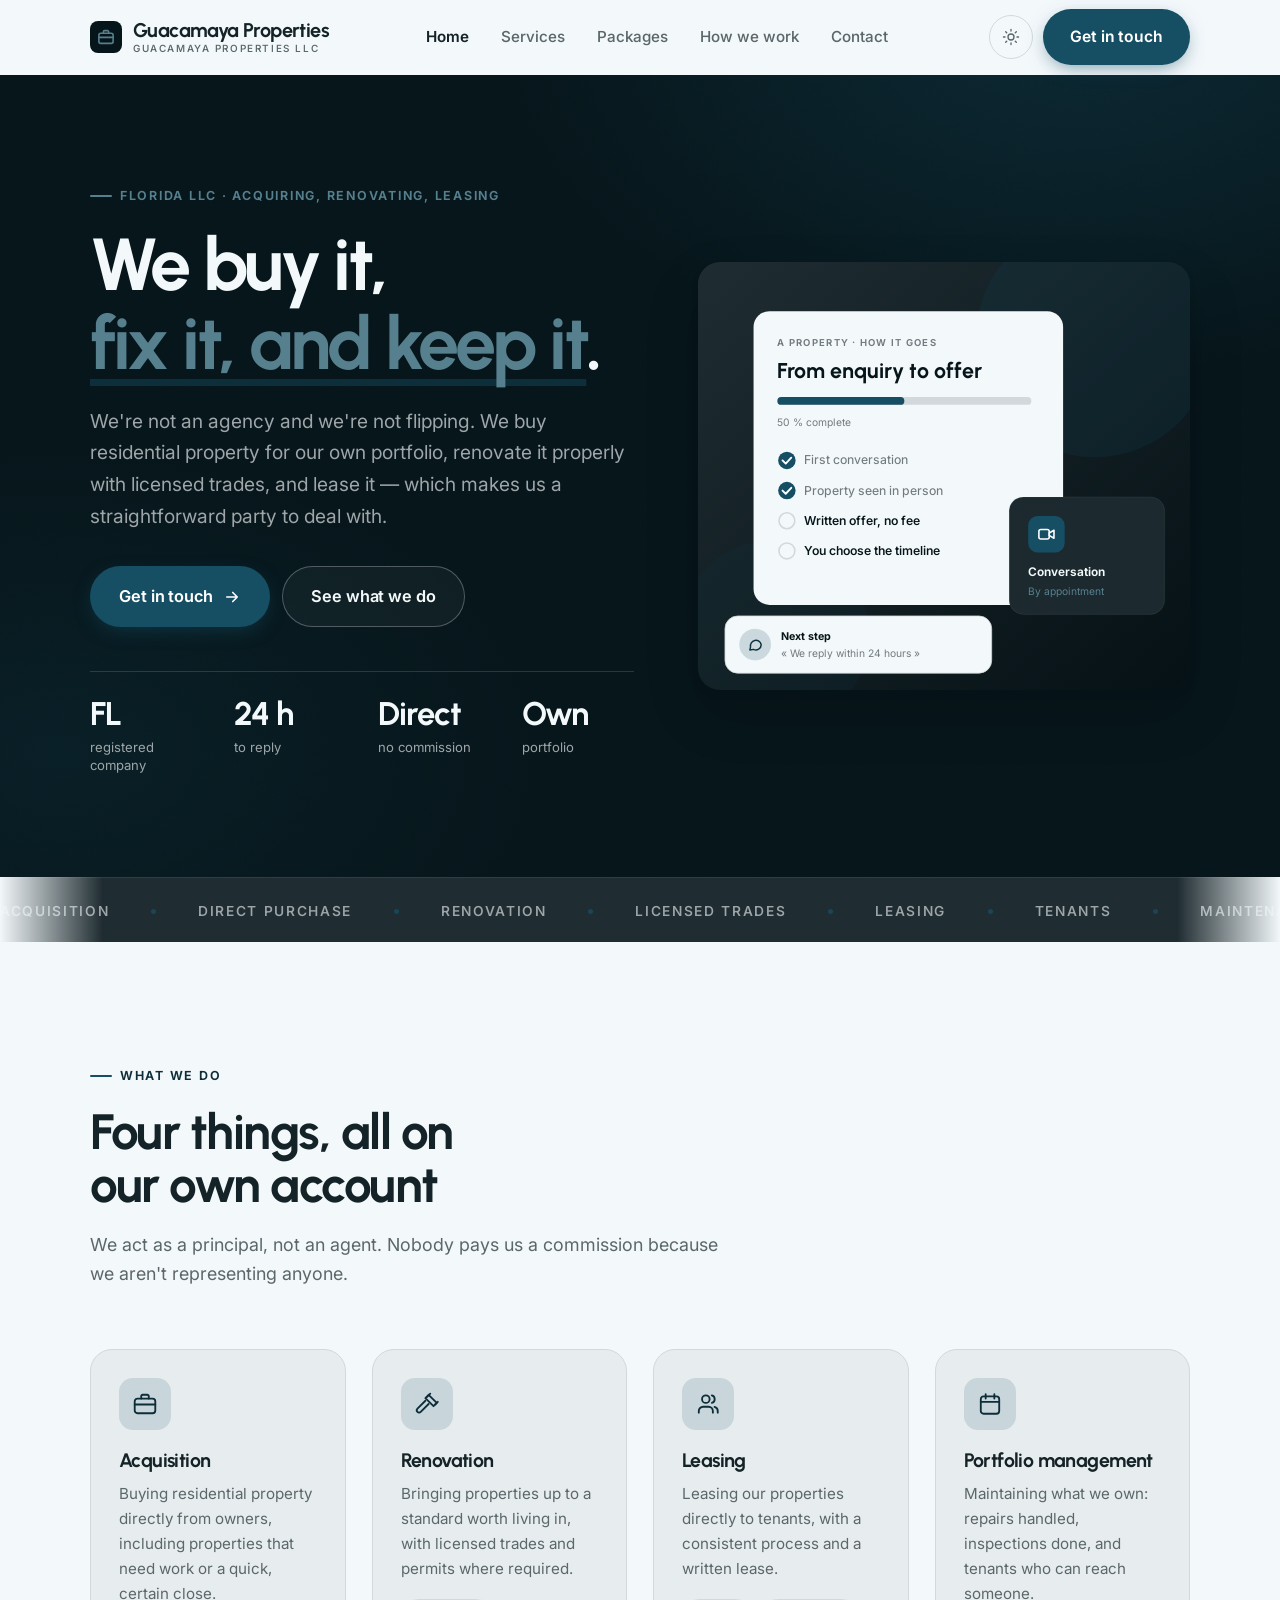
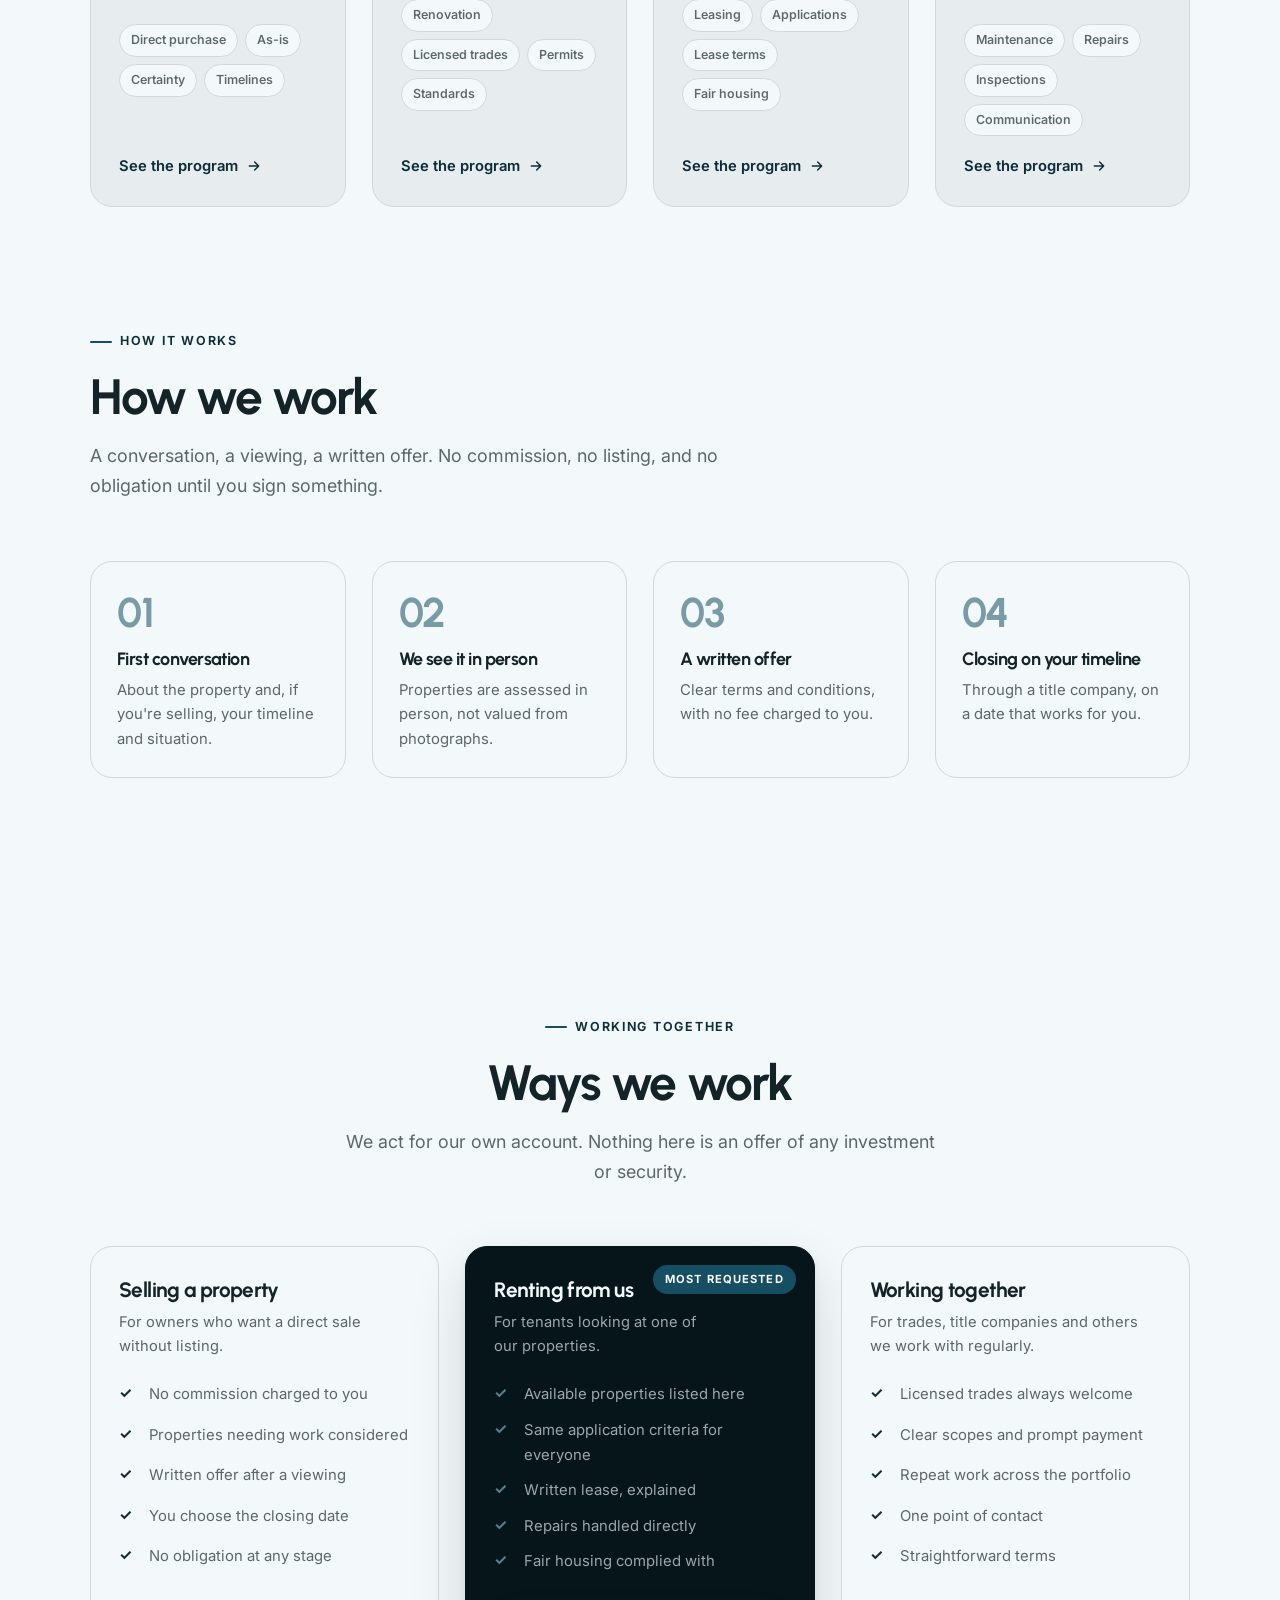
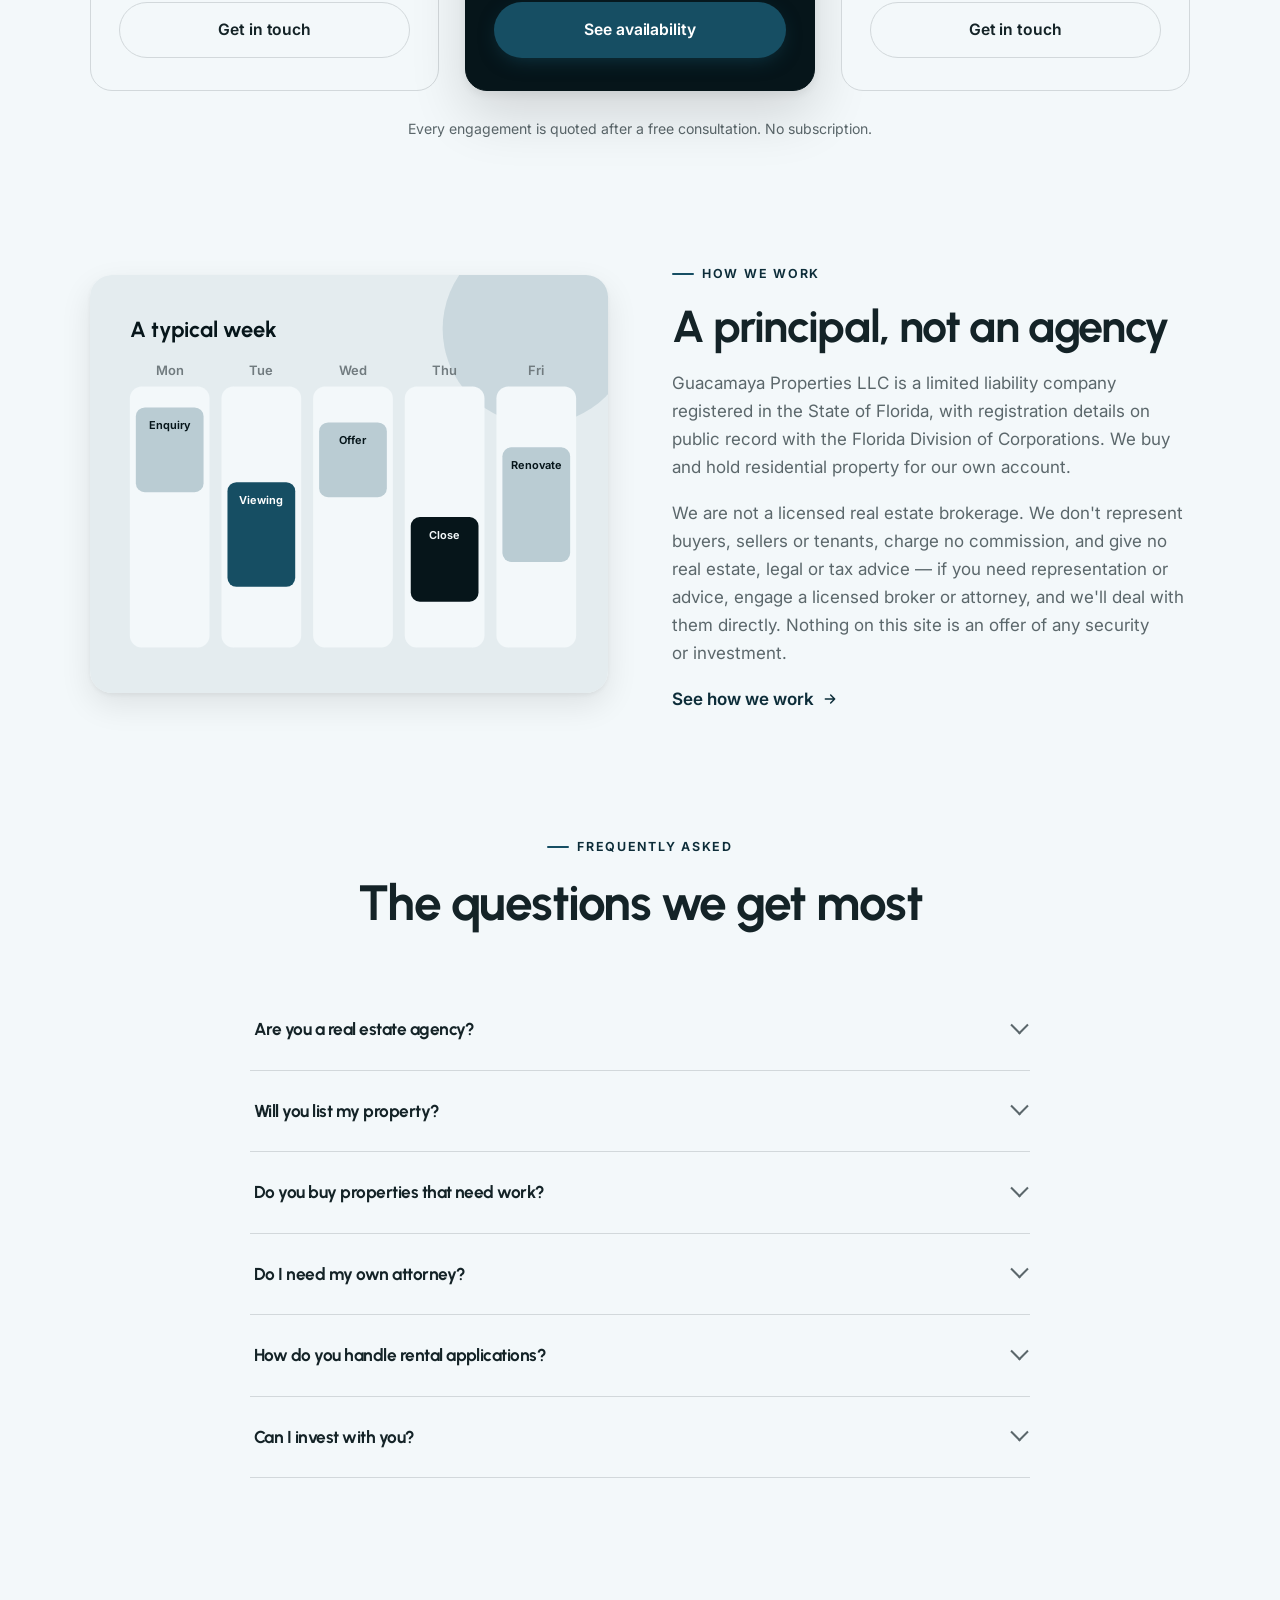
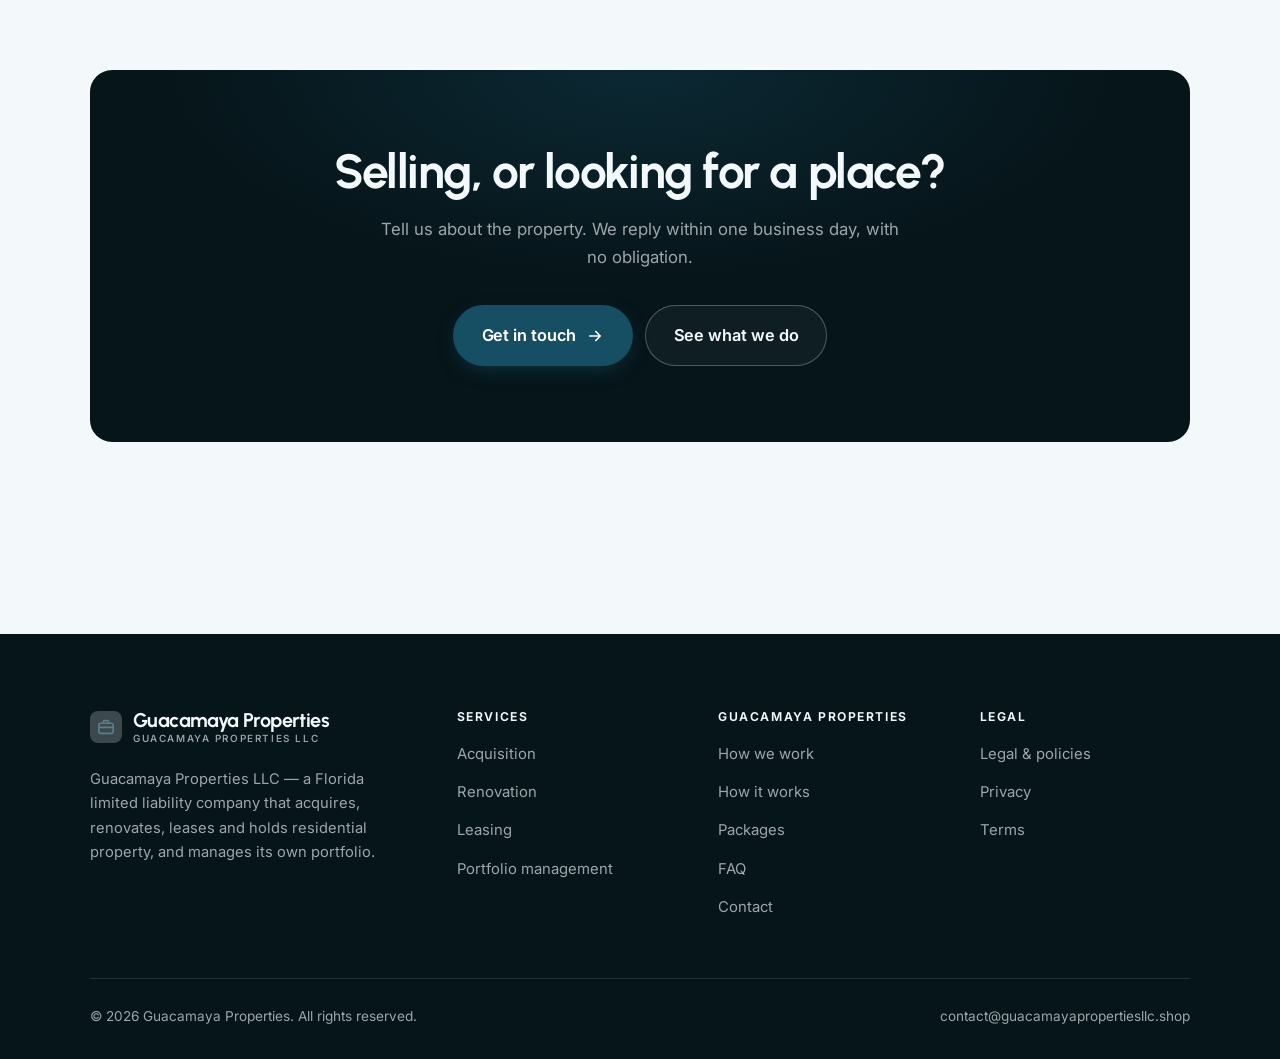
<file: index.html>
<!DOCTYPE html>
<html lang="en" class="no-js">
<head>
<meta charset="utf-8">
<meta name="viewport" content="width=device-width, initial-scale=1">
<title>Guacamaya Properties LLC — residential property acquisition and leasing</title>
<meta name="description" content="Guacamaya Properties LLC, a Florida company that acquires, renovates, leases and holds residential property, managing its own portfolio and working directly with sellers.">
<link rel="canonical" href="https://guacamayapropertiesllc.shop/">

<meta property="og:type" content="website">
<meta property="og:url" content="https://guacamayapropertiesllc.shop/">
<meta property="og:site_name" content="Guacamaya Properties">
<meta property="og:locale" content="en_US">
<meta property="og:title" content="Guacamaya Properties LLC — residential property acquisition and leasing">
<meta property="og:description" content="Guacamaya Properties LLC, a Florida company that acquires, renovates, leases and holds residential property, managing its own portfolio and working directly with sellers.">
<meta name="theme-color" content="#06151a">

<link rel="icon" href="assets/img/favicon.svg" type="image/svg+xml">
<link rel="preconnect" href="https://fonts.googleapis.com">
<link rel="preconnect" href="https://fonts.gstatic.com" crossorigin>
<link rel="stylesheet" href="https://fonts.googleapis.com/css2?family=Urbanist:wght@400..800&family=Inter:wght@400..700&display=swap">
<link rel="stylesheet" href="assets/css/style.css">

<!-- Thème appliqué avant le premier rendu (évite le flash) -->
<script>
document.documentElement.classList.remove('no-js');
(function(){try{var t=localStorage.getItem('site-theme');if(t){document.documentElement.setAttribute('data-theme',t);}}catch(e){}})();
</script>
<script type="application/ld+json">
{
  "@context": "https://schema.org",
  "@type": "Organization",
  "name": "Guacamaya Properties",
  "url": "https://guacamayapropertiesllc.shop/",
  "email": "contact@guacamayapropertiesllc.shop",
  "description": "Guacamaya Properties LLC, a Florida company that acquires, renovates, leases and holds residential property, managing its own portfolio and working directly with sellers.",
  "areaServed": "US",
  "knowsLanguage": "en"
}
</script>
</head>

<body>
<a class="skip-link" href="#main">Skip to main content</a>

<header class="site-header">
  <nav class="wrap nav" aria-label="Main navigation">
    <a class="brand" href="index.html">
      <svg class="brand__mark" viewBox="0 0 64 64" aria-hidden="true">
        <rect class="bm-bg" width="64" height="64" rx="16"/>
        <g class="bm-ic" transform="translate(14 14) scale(1.5)" fill="none" stroke-width="2.1" stroke-linecap="round" stroke-linejoin="round"><rect x="2.5" y="7" width="19" height="13.5" rx="2.5"/><path d="M8.5 7V5a1.5 1.5 0 0 1 1.5-1.5h4A1.5 1.5 0 0 1 15.5 5v2M2.5 12.5h19"/></g>
      </svg>
      <span>Guacamaya Properties<span class="brand__sub">Guacamaya Properties LLC</span></span>
    </a>

    <ul class="nav__links" id="nav-links">
      <li><a href="index.html" aria-current="page">Home</a></li>
      <li><a href="programs.html">Services</a></li>
      <li><a href="index.html#pricing">Packages</a></li>
      <li><a href="about.html">How we work</a></li>
      <li><a href="contact.html">Contact</a></li>
      <li><a class="btn btn--primary" href="contact.html">Get in touch</a></li>
    </ul>

    <div class="nav__cta">
      <button class="theme-toggle" type="button" aria-label="Switch to dark theme">
        <svg class="icon-sun" viewBox="0 0 24 24" fill="none" stroke="currentColor" stroke-width="1.8" stroke-linecap="round" aria-hidden="true"><circle cx="12" cy="12" r="4"/><path d="M12 2v2m0 16v2M2 12h2m16 0h2M4.9 4.9l1.4 1.4m11.4 11.4 1.4 1.4M19.1 4.9l-1.4 1.4M6.3 17.7l-1.4 1.4"/></svg>
        <svg class="icon-moon" viewBox="0 0 24 24" fill="none" stroke="currentColor" stroke-width="1.8" stroke-linecap="round" stroke-linejoin="round" aria-hidden="true"><path d="M21 12.8A9 9 0 1 1 11.2 3a7 7 0 0 0 9.8 9.8z"/></svg>
      </button>
      <a class="btn btn--primary" href="contact.html">Get in touch</a>
      <button class="nav__toggle" type="button" aria-expanded="false" aria-controls="nav-links" aria-label="Open menu">
        <svg class="icon-open" viewBox="0 0 24 24" fill="none" stroke="currentColor" stroke-width="2" stroke-linecap="round" aria-hidden="true"><path d="M3 6h18M3 12h18M3 18h18"/></svg>
        <svg class="icon-close" viewBox="0 0 24 24" fill="none" stroke="currentColor" stroke-width="2" stroke-linecap="round" aria-hidden="true"><path d="M6 6l12 12M18 6L6 18"/></svg>
      </button>
    </div>
  </nav>
</header>

<main id="main">

<section class="hero">
  <div class="wrap hero__inner">
    <div>
      <span class="eyebrow hero__eyebrow">Florida LLC · Acquiring, renovating, leasing</span>
      <h1>We buy it,<br> <em>fix it, and keep it</em>.</h1>
      <p class="hero__lede">We're not an agency and we're not flipping. We buy residential property for our own portfolio, renovate it properly with licensed trades, and lease it — which makes us a straightforward party to deal with.</p>

      <div class="hero__actions">
        <a class="btn btn--primary btn--lg" href="contact.html">Get in touch <svg viewBox="0 0 24 24" fill="none" stroke="currentColor" stroke-width="2.2" stroke-linecap="round" stroke-linejoin="round" aria-hidden="true"><path d="M5 12h14M13 6l6 6-6 6"/></svg></a>
        <a class="btn btn--on-dark btn--lg" href="programs.html">See what we do</a>
      </div>

      <ul class="hero__proof">
        <li><span class="stat__num">FL</span><span class="stat__label">registered company</span></li>
        <li><span class="stat__num">24 h</span><span class="stat__label">to reply</span></li>
        <li><span class="stat__num">Direct</span><span class="stat__label">no commission</span></li>
        <li><span class="stat__num">Own</span><span class="stat__label">portfolio</span></li>
      </ul>
    </div>

    <div class="hero__art">
      <svg viewBox="0 0 620 540" role="img" aria-label="How a property enquiry with Guacamaya Properties works, from conversation to written offer.">
        <defs>
          <linearGradient id="hbg" x1="0" y1="0" x2="1" y2="1">
            <stop offset="0" stop-color="#1f2c31"/><stop offset="1" stop-color="#051115"/>
          </linearGradient>
        </defs>
        <rect width="620" height="540" rx="22" fill="url(#hbg)"/>
        <circle cx="500" cy="96" r="150" fill="#164e63" opacity=".16"/>
        <circle cx="96" cy="470" r="120" fill="#164e63" opacity=".08"/>

        <g style="font-family: var(--font-body)">
          <!-- Carte programme -->
          <rect x="70" y="62" width="390" height="370" rx="20" fill="#f3f8fa"/>
          <text x="100" y="106" font-size="12" font-weight="650" letter-spacing="1.6" fill="#717b7f">A PROPERTY · HOW IT GOES</text>
          <text x="100" y="146" font-size="27" font-weight="700" fill="#06151a" style="font-family: var(--font-display)">From enquiry to offer</text>
          <rect x="100" y="170" width="320" height="10" rx="5" fill="#d2d8db"/>
          <rect x="100" y="170" width="160" height="10" rx="5" fill="#164e63"/>
          <text x="100" y="206" font-size="13" fill="#717b7f">50 % complete</text>
          <circle cx="112" cy="250" r="11" fill="#164e63"/><path d="M106.5 250l4 4 7-7.5" fill="none" stroke="#ffffff" stroke-width="2.4" stroke-linecap="round" stroke-linejoin="round"/><text x="134" y="255" font-size="15.5" fill="#717b7f" font-weight="450">First conversation</text>
          <circle cx="112" cy="288" r="11" fill="#164e63"/><path d="M106.5 288l4 4 7-7.5" fill="none" stroke="#ffffff" stroke-width="2.4" stroke-linecap="round" stroke-linejoin="round"/><text x="134" y="293" font-size="15.5" fill="#717b7f" font-weight="450">Property seen in person</text>
          <circle cx="112" cy="326" r="10" fill="none" stroke="#d2d8db" stroke-width="2"/><text x="134" y="331" font-size="15.5" fill="#06151a" font-weight="560">Written offer, no fee</text>
          <circle cx="112" cy="364" r="10" fill="none" stroke="#d2d8db" stroke-width="2"/><text x="134" y="369" font-size="15.5" fill="#06151a" font-weight="560">You choose the timeline</text>

          <!-- Carte séance -->
          <rect x="392" y="296" width="196" height="148" rx="18" fill="#1c2a2f" stroke="#ffffff" stroke-opacity=".08"/>
          <rect x="416" y="320" width="46" height="46" rx="12" fill="#164e63"/>
          <g transform="translate(427 331)" fill="none" stroke="#ffffff" color="#ffffff" stroke-width="2" stroke-linecap="round" stroke-linejoin="round"><rect x="2.5" y="6" width="13" height="12" rx="2.5"/><path d="M15.5 10.5 21.5 7v10l-6-3.5z"/></g>
          <text x="416" y="396" font-size="15" font-weight="650" fill="#f3f8fa">Conversation</text>
          <text x="416" y="420" font-size="13" fill="#57808f">By appointment</text>

          <!-- Retour du coach -->
          <rect x="34" y="446" width="336" height="72" rx="16" fill="#f3f8fa" stroke="#d2d8db"/>
          <circle cx="72" cy="482" r="20" fill="#cbd9df"/>
          <g transform="translate(62 472) scale(.84)" fill="none" stroke="#0e3340" stroke-width="2.2" stroke-linecap="round" stroke-linejoin="round"><path d="M21 12a8 8 0 0 1-11.6 7.1L4 20l1-4.6A8 8 0 1 1 21 12z"/></g>
          <text x="104" y="476" font-size="13.5" font-weight="700" fill="#06151a">Next step</text>
          <text x="104" y="498" font-size="13" fill="#717b7f">« We reply within 24 hours »</text>
        </g>
      </svg>
    </div>
  </div>
</section>

<div class="marquee" aria-hidden="true">
  <div class="marquee__track"><span>Acquisition</span><span>Direct purchase</span><span>Renovation</span><span>Licensed trades</span><span>Leasing</span><span>Tenants</span><span>Maintenance</span><span>Portfolio</span><span>Long term</span><span>Fair housing</span><span>Acquisition</span><span>Direct purchase</span><span>Renovation</span><span>Licensed trades</span><span>Leasing</span><span>Tenants</span><span>Maintenance</span><span>Portfolio</span><span>Long term</span><span>Fair housing</span></div>
</div>

<section class="section wrap" id="programs">
  <div class="section-head reveal">
    <span class="eyebrow">What we do</span>
    <h2>Four things, all on our own account</h2>
    <p>We act as a principal, not an agent. Nobody pays us a commission because we aren't representing anyone.</p>
  </div>
  <div class="grid grid--4 reveal-group">
    <a class="card" href="programs.html#acquisition">
      <div class="card__icon"><svg viewBox="0 0 24 24" fill="none" stroke="currentColor" stroke-width="1.7" stroke-linecap="round" stroke-linejoin="round" aria-hidden="true"><rect x="2.5" y="7" width="19" height="13.5" rx="2.5"/><path d="M8.5 7V5a1.5 1.5 0 0 1 1.5-1.5h4A1.5 1.5 0 0 1 15.5 5v2M2.5 12.5h19"/></svg></div>
      <h3>Acquisition</h3>
      <p>Buying residential property directly from owners, including properties that need work or a quick, certain close.</p>
      <ul class="tags"><li>Direct purchase</li><li>As-is</li><li>Certainty</li><li>Timelines</li></ul>
      <span class="arrow-link">See the program <svg viewBox="0 0 24 24" fill="none" stroke="currentColor" stroke-width="2.2" stroke-linecap="round" stroke-linejoin="round" aria-hidden="true"><path d="M5 12h14M13 6l6 6-6 6"/></svg></span>
    </a>
    <a class="card" href="programs.html#renovation">
      <div class="card__icon"><svg viewBox="0 0 24 24" fill="none" stroke="currentColor" stroke-width="1.7" stroke-linecap="round" stroke-linejoin="round" aria-hidden="true"><path d="M13.5 3.5 21 11l-3 3-7.5-7.5z"/><path d="M10.5 9 3.2 16.3a2.1 2.1 0 0 0 3 3L13.5 12"/><path d="M15 2.5 12 5.5M19.5 12.5 22 10"/></svg></div>
      <h3>Renovation</h3>
      <p>Bringing properties up to a standard worth living in, with licensed trades and permits where required.</p>
      <ul class="tags"><li>Renovation</li><li>Licensed trades</li><li>Permits</li><li>Standards</li></ul>
      <span class="arrow-link">See the program <svg viewBox="0 0 24 24" fill="none" stroke="currentColor" stroke-width="2.2" stroke-linecap="round" stroke-linejoin="round" aria-hidden="true"><path d="M5 12h14M13 6l6 6-6 6"/></svg></span>
    </a>
    <a class="card" href="programs.html#leasing">
      <div class="card__icon"><svg viewBox="0 0 24 24" fill="none" stroke="currentColor" stroke-width="1.7" stroke-linecap="round" stroke-linejoin="round" aria-hidden="true"><path d="M16.5 20v-1.5a4 4 0 0 0-4-4h-5a4 4 0 0 0-4 4V20"/><circle cx="10" cy="7.5" r="3.5"/><path d="M21 20v-1.5a4 4 0 0 0-3-3.9M15.5 4.1a3.5 3.5 0 0 1 0 6.8"/></svg></div>
      <h3>Leasing</h3>
      <p>Leasing our properties directly to tenants, with a consistent process and a written lease.</p>
      <ul class="tags"><li>Leasing</li><li>Applications</li><li>Lease terms</li><li>Fair housing</li></ul>
      <span class="arrow-link">See the program <svg viewBox="0 0 24 24" fill="none" stroke="currentColor" stroke-width="2.2" stroke-linecap="round" stroke-linejoin="round" aria-hidden="true"><path d="M5 12h14M13 6l6 6-6 6"/></svg></span>
    </a>
    <a class="card" href="programs.html#holding">
      <div class="card__icon"><svg viewBox="0 0 24 24" fill="none" stroke="currentColor" stroke-width="1.7" stroke-linecap="round" stroke-linejoin="round" aria-hidden="true"><rect x="3.5" y="5" width="17" height="16" rx="2.5"/><path d="M8 3v4M16 3v4M3.5 10h17"/></svg></div>
      <h3>Portfolio management</h3>
      <p>Maintaining what we own: repairs handled, inspections done, and tenants who can reach someone.</p>
      <ul class="tags"><li>Maintenance</li><li>Repairs</li><li>Inspections</li><li>Communication</li></ul>
      <span class="arrow-link">See the program <svg viewBox="0 0 24 24" fill="none" stroke="currentColor" stroke-width="2.2" stroke-linecap="round" stroke-linejoin="round" aria-hidden="true"><path d="M5 12h14M13 6l6 6-6 6"/></svg></span>
    </a>
  </div>
</section>

<section class="section section--flush wrap" id="how-it-works">
  <div class="section-head reveal">
    <span class="eyebrow">How it works</span>
    <h2>How we work</h2>
    <p>A conversation, a viewing, a written offer. No commission, no listing, and no obligation until you sign something.</p>
  </div>
  <div class="grid grid--4 steps reveal-group">
    <article class="step">
      <h3>First conversation</h3>
      <p>About the property and, if you're selling, your timeline and situation.</p>
    </article>
    <article class="step">
      <h3>We see it in person</h3>
      <p>Properties are assessed in person, not valued from photographs.</p>
    </article>
    <article class="step">
      <h3>A written offer</h3>
      <p>Clear terms and conditions, with no fee charged to you.</p>
    </article>
    <article class="step">
      <h3>Closing on your timeline</h3>
      <p>Through a title company, on a date that works for you.</p>
    </article>
  </div>
</section>

<section class="section wrap" id="pricing">
  <div class="section-head section-head--center reveal">
    <span class="eyebrow">Working together</span>
    <h2>Ways we work</h2>
    <p>We act for our own account. Nothing here is an offer of any investment or security.</p>
  </div>
  <div class="grid grid--3 plans reveal-group">
    <article class="plan">
      
      <h3>Selling a property</h3>
      <p class="plan__desc">For owners who want a direct sale without listing.</p>
      
      <ul class="plan__features">
        <li>No commission charged to you</li>
        <li>Properties needing work considered</li>
        <li>Written offer after a viewing</li>
        <li>You choose the closing date</li>
        <li>No obligation at any stage</li>
      </ul>
      <a class="btn btn--ghost btn--block" href="contact.html">Get in touch</a>
    </article>
    <article class="plan plan--featured">
      <span class="plan__tag">Most requested</span>
      <h3>Renting from us</h3>
      <p class="plan__desc">For tenants looking at one of our properties.</p>
      
      <ul class="plan__features">
        <li>Available properties listed here</li>
        <li>Same application criteria for everyone</li>
        <li>Written lease, explained</li>
        <li>Repairs handled directly</li>
        <li>Fair housing complied with</li>
      </ul>
      <a class="btn btn--primary btn--block" href="contact.html">See availability</a>
    </article>
    <article class="plan">
      
      <h3>Working together</h3>
      <p class="plan__desc">For trades, title companies and others we work with regularly.</p>
      
      <ul class="plan__features">
        <li>Licensed trades always welcome</li>
        <li>Clear scopes and prompt payment</li>
        <li>Repeat work across the portfolio</li>
        <li>One point of contact</li>
        <li>Straightforward terms</li>
      </ul>
      <a class="btn btn--ghost btn--block" href="contact.html">Get in touch</a>
    </article>
  </div>
  <p class="plans-note">Every engagement is quoted after a free consultation. No subscription.</p>
</section>

<section class="section section--flush wrap">
  <div class="split reveal">
    <div class="split__art">
      <svg viewBox="0 0 520 420" role="img" aria-label="Example of a typical week: Enquiry, Viewing, Offer, Close, Renovate.">
        <rect width="520" height="420" rx="20" fill="#e4ecef"/>
        <circle cx="450" cy="54" r="96" fill="#164e63" opacity=".12"/>
        <g style="font-family: var(--font-body)">
        <text x="40" y="62" font-size="22" font-weight="700" fill="#06151a" style="font-family: var(--font-display)">A typical week</text>
        <text x="80" y="100" text-anchor="middle" font-size="13" font-weight="600" fill="#717b7f">Mon</text>
        <rect x="40" y="112" width="80" height="262" rx="12" fill="#f3f8fa"/>
        <rect x="46" y="133" width="68" height="85" rx="9" fill="#baccd3"/>
        <text x="80" y="155" text-anchor="middle" font-size="11" font-weight="650" fill="#06151a">Enquiry</text>
        <text x="172" y="100" text-anchor="middle" font-size="13" font-weight="600" fill="#717b7f">Tue</text>
        <rect x="132" y="112" width="80" height="262" rx="12" fill="#f3f8fa"/>
        <rect x="138" y="208" width="68" height="105" rx="9" fill="#164e63"/>
        <text x="172" y="230" text-anchor="middle" font-size="11" font-weight="650" fill="#ffffff">Viewing</text>
        <text x="264" y="100" text-anchor="middle" font-size="13" font-weight="600" fill="#717b7f">Wed</text>
        <rect x="224" y="112" width="80" height="262" rx="12" fill="#f3f8fa"/>
        <rect x="230" y="148" width="68" height="75" rx="9" fill="#baccd3"/>
        <text x="264" y="170" text-anchor="middle" font-size="11" font-weight="650" fill="#06151a">Offer</text>
        <text x="356" y="100" text-anchor="middle" font-size="13" font-weight="600" fill="#717b7f">Thu</text>
        <rect x="316" y="112" width="80" height="262" rx="12" fill="#f3f8fa"/>
        <rect x="322" y="243" width="68" height="85" rx="9" fill="#06151a"/>
        <text x="356" y="265" text-anchor="middle" font-size="11" font-weight="650" fill="#f3f8fa">Close</text>
        <text x="448" y="100" text-anchor="middle" font-size="13" font-weight="600" fill="#717b7f">Fri</text>
        <rect x="408" y="112" width="80" height="262" rx="12" fill="#f3f8fa"/>
        <rect x="414" y="173" width="68" height="115" rx="9" fill="#baccd3"/>
        <text x="448" y="195" text-anchor="middle" font-size="11" font-weight="650" fill="#06151a">Renovate</text>
        </g>
      </svg>
    </div>
    <div>
      <span class="eyebrow">How we work</span>
      <h2>A principal, not an agency</h2>
      <p>Guacamaya Properties LLC is a limited liability company registered in the State of Florida, with registration details on public record with the Florida Division of Corporations. We buy and hold residential property for our own account.</p>
      <p>We are not a licensed real estate brokerage. We don't represent buyers, sellers or tenants, charge no commission, and give no real estate, legal or tax advice — if you need representation or advice, engage a licensed broker or attorney, and we'll deal with them directly. Nothing on this site is an offer of any security or investment.</p>
      <p><a class="arrow-link" href="about.html">See how we work <svg viewBox="0 0 24 24" fill="none" stroke="currentColor" stroke-width="2.2" stroke-linecap="round" stroke-linejoin="round" aria-hidden="true"><path d="M5 12h14M13 6l6 6-6 6"/></svg></a></p>
    </div>
  </div>
</section>

<section class="section section--flush wrap" id="faq">
  <div class="section-head section-head--center reveal">
    <span class="eyebrow">Frequently asked</span>
    <h2>The questions we get most</h2>
  </div>
  <div class="faq reveal">
    <details>
      <summary>Are you a real estate agency?</summary>
      <p>No. We're a buyer and a landlord acting for our own account. We're not licensed brokers, we represent nobody, and we charge no commission.</p>
    </details>
    <details>
      <summary>Will you list my property?</summary>
      <p>No — we'd be buying it. If listing is better for you, a licensed broker is the right call and we'll say so.</p>
    </details>
    <details>
      <summary>Do you buy properties that need work?</summary>
      <p>Yes, that's most of what we buy. You don't need to repair or clean anything before we see it.</p>
    </details>
    <details>
      <summary>Do I need my own attorney?</summary>
      <p>You're always free to, and for most people it's sensible. Closings go through a title company either way.</p>
    </details>
    <details>
      <summary>How do you handle rental applications?</summary>
      <p>The same criteria for every applicant, in line with fair housing law. We'll tell you what those criteria are before you apply.</p>
    </details>
    <details>
      <summary>Can I invest with you?</summary>
      <p>No. We invest our own capital and make no offer of any investment or security to anyone.</p>
    </details>
  </div>
</section>

<section class="wrap section--tight">
  <div class="cta-band reveal">
    <h2>Selling, or looking for a place?</h2>
    <p>Tell us about the property. We reply within one business day, with no obligation.</p>
    <div class="hero__actions">
      <a class="btn btn--primary btn--lg" href="contact.html">Get in touch <svg viewBox="0 0 24 24" fill="none" stroke="currentColor" stroke-width="2.2" stroke-linecap="round" stroke-linejoin="round" aria-hidden="true"><path d="M5 12h14M13 6l6 6-6 6"/></svg></a>
      <a class="btn btn--on-dark btn--lg" href="programs.html">See what we do</a>
    </div>
  </div>
</section>

</main>

<footer class="site-footer">
  <div class="wrap">
    <div class="footer__grid">
      <div class="footer__brand">
        <a class="brand" href="index.html">
          <svg class="brand__mark" viewBox="0 0 64 64" aria-hidden="true">
        <rect class="bm-bg" width="64" height="64" rx="16"/>
        <g class="bm-ic" transform="translate(14 14) scale(1.5)" fill="none" stroke-width="2.1" stroke-linecap="round" stroke-linejoin="round"><rect x="2.5" y="7" width="19" height="13.5" rx="2.5"/><path d="M8.5 7V5a1.5 1.5 0 0 1 1.5-1.5h4A1.5 1.5 0 0 1 15.5 5v2M2.5 12.5h19"/></g>
      </svg>
          <span>Guacamaya Properties<span class="brand__sub">Guacamaya Properties LLC</span></span>
        </a>
        <p>Guacamaya Properties LLC — a Florida limited liability company that acquires, renovates, leases and holds residential property, and manages its own portfolio.</p>
      </div>

      <div class="footer__col">
        <h4>Services</h4>
        <ul>
          <li><a href="programs.html#acquisition">Acquisition</a></li>
          <li><a href="programs.html#renovation">Renovation</a></li>
          <li><a href="programs.html#leasing">Leasing</a></li>
          <li><a href="programs.html#holding">Portfolio management</a></li>
        </ul>
      </div>

      <div class="footer__col">
        <h4>Guacamaya Properties</h4>
        <ul>
          <li><a href="about.html">How we work</a></li>
          <li><a href="index.html#how-it-works">How it works</a></li>
          <li><a href="index.html#pricing">Packages</a></li>
          <li><a href="index.html#faq">FAQ</a></li>
          <li><a href="contact.html">Contact</a></li>
        </ul>
      </div>

      <div class="footer__col">
        <h4>Legal</h4>
        <ul>
          <li><a href="legal.html">Legal &amp; policies</a></li>
          <li><a href="legal.html#privacy">Privacy</a></li>
          <li><a href="legal.html#terms">Terms</a></li>
        </ul>
      </div>
    </div>

    <div class="footer__bottom">
      <p>© <span data-year>2026</span> Guacamaya Properties. All rights reserved.</p>
      <p><a href="mailto:contact@guacamayapropertiesllc.shop">contact@guacamayapropertiesllc.shop</a></p>
    </div>
  </div>
</footer>

<script src="assets/js/main.js" defer></script>
</body>
</html>
</file>
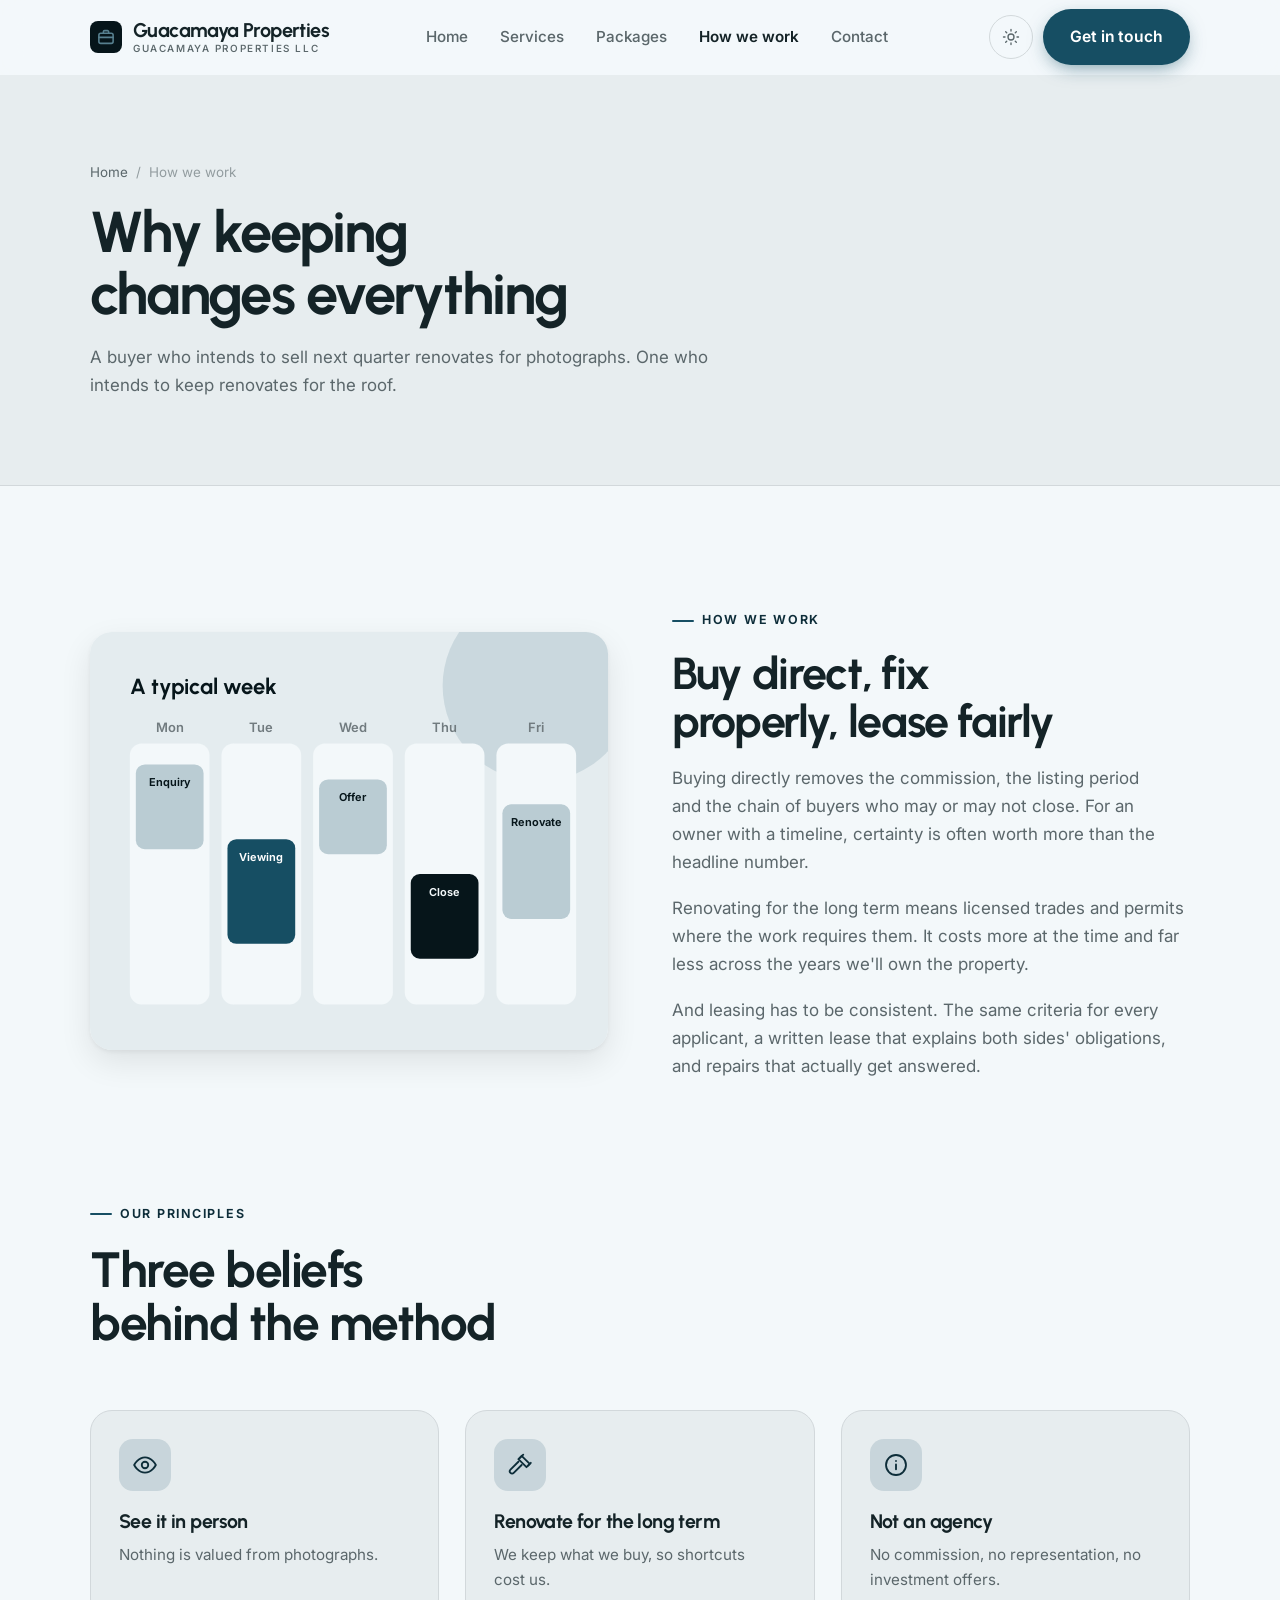
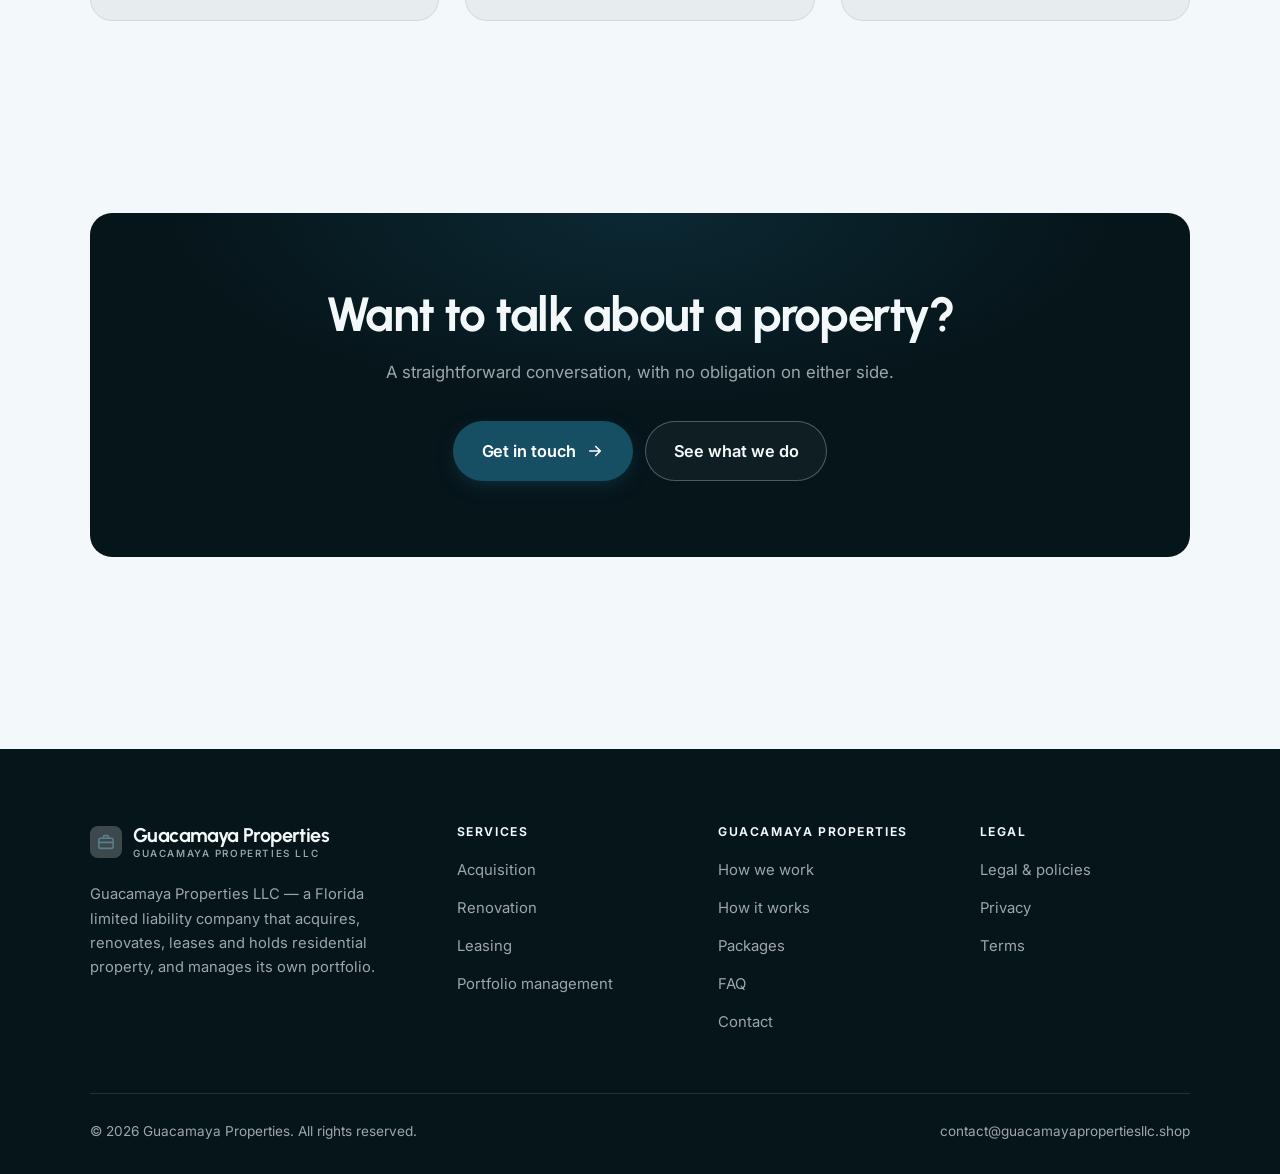
<file: about.html>
<!DOCTYPE html>
<html lang="en" class="no-js">
<head>
<meta charset="utf-8">
<meta name="viewport" content="width=device-width, initial-scale=1">
<title>How we work — Guacamaya Properties</title>
<meta name="description" content="About Guacamaya Properties LLC, a Florida limited liability company holding residential property.">
<link rel="canonical" href="https://guacamayapropertiesllc.shop/about.html">

<meta property="og:type" content="website">
<meta property="og:url" content="https://guacamayapropertiesllc.shop/about.html">
<meta property="og:site_name" content="Guacamaya Properties">
<meta property="og:locale" content="en_US">
<meta property="og:title" content="How we work — Guacamaya Properties">
<meta property="og:description" content="About Guacamaya Properties LLC, a Florida limited liability company holding residential property.">
<meta name="theme-color" content="#06151a">

<link rel="icon" href="assets/img/favicon.svg" type="image/svg+xml">
<link rel="preconnect" href="https://fonts.googleapis.com">
<link rel="preconnect" href="https://fonts.gstatic.com" crossorigin>
<link rel="stylesheet" href="https://fonts.googleapis.com/css2?family=Urbanist:wght@400..800&family=Inter:wght@400..700&display=swap">
<link rel="stylesheet" href="assets/css/style.css">

<!-- Thème appliqué avant le premier rendu (évite le flash) -->
<script>
document.documentElement.classList.remove('no-js');
(function(){try{var t=localStorage.getItem('site-theme');if(t){document.documentElement.setAttribute('data-theme',t);}}catch(e){}})();
</script>
</head>

<body>
<a class="skip-link" href="#main">Skip to main content</a>

<header class="site-header">
  <nav class="wrap nav" aria-label="Main navigation">
    <a class="brand" href="index.html">
      <svg class="brand__mark" viewBox="0 0 64 64" aria-hidden="true">
        <rect class="bm-bg" width="64" height="64" rx="16"/>
        <g class="bm-ic" transform="translate(14 14) scale(1.5)" fill="none" stroke-width="2.1" stroke-linecap="round" stroke-linejoin="round"><rect x="2.5" y="7" width="19" height="13.5" rx="2.5"/><path d="M8.5 7V5a1.5 1.5 0 0 1 1.5-1.5h4A1.5 1.5 0 0 1 15.5 5v2M2.5 12.5h19"/></g>
      </svg>
      <span>Guacamaya Properties<span class="brand__sub">Guacamaya Properties LLC</span></span>
    </a>

    <ul class="nav__links" id="nav-links">
      <li><a href="index.html">Home</a></li>
      <li><a href="programs.html">Services</a></li>
      <li><a href="index.html#pricing">Packages</a></li>
      <li><a href="about.html" aria-current="page">How we work</a></li>
      <li><a href="contact.html">Contact</a></li>
      <li><a class="btn btn--primary" href="contact.html">Get in touch</a></li>
    </ul>

    <div class="nav__cta">
      <button class="theme-toggle" type="button" aria-label="Switch to dark theme">
        <svg class="icon-sun" viewBox="0 0 24 24" fill="none" stroke="currentColor" stroke-width="1.8" stroke-linecap="round" aria-hidden="true"><circle cx="12" cy="12" r="4"/><path d="M12 2v2m0 16v2M2 12h2m16 0h2M4.9 4.9l1.4 1.4m11.4 11.4 1.4 1.4M19.1 4.9l-1.4 1.4M6.3 17.7l-1.4 1.4"/></svg>
        <svg class="icon-moon" viewBox="0 0 24 24" fill="none" stroke="currentColor" stroke-width="1.8" stroke-linecap="round" stroke-linejoin="round" aria-hidden="true"><path d="M21 12.8A9 9 0 1 1 11.2 3a7 7 0 0 0 9.8 9.8z"/></svg>
      </button>
      <a class="btn btn--primary" href="contact.html">Get in touch</a>
      <button class="nav__toggle" type="button" aria-expanded="false" aria-controls="nav-links" aria-label="Open menu">
        <svg class="icon-open" viewBox="0 0 24 24" fill="none" stroke="currentColor" stroke-width="2" stroke-linecap="round" aria-hidden="true"><path d="M3 6h18M3 12h18M3 18h18"/></svg>
        <svg class="icon-close" viewBox="0 0 24 24" fill="none" stroke="currentColor" stroke-width="2" stroke-linecap="round" aria-hidden="true"><path d="M6 6l12 12M18 6L6 18"/></svg>
      </button>
    </div>
  </nav>
</header>

<main id="main">

<section class="page-head">
  <div class="wrap">
    <nav class="breadcrumb" aria-label="Breadcrumb">
      <a href="index.html">Home</a><span>/</span><span aria-current="page">How we work</span>
    </nav>
    <h1>Why keeping changes everything</h1>
    <p>A buyer who intends to sell next quarter renovates for photographs. One who intends to keep renovates for the roof.</p>
  </div>
</section>

<section class="section wrap">
  <div class="split reveal">
    <div class="split__art">
      <svg viewBox="0 0 520 420" role="img" aria-label="Example of a typical week: Enquiry, Viewing, Offer, Close, Renovate.">
        <rect width="520" height="420" rx="20" fill="#e4ecef"/>
        <circle cx="450" cy="54" r="96" fill="#164e63" opacity=".12"/>
        <g style="font-family: var(--font-body)">
        <text x="40" y="62" font-size="22" font-weight="700" fill="#06151a" style="font-family: var(--font-display)">A typical week</text>
        <text x="80" y="100" text-anchor="middle" font-size="13" font-weight="600" fill="#717b7f">Mon</text>
        <rect x="40" y="112" width="80" height="262" rx="12" fill="#f3f8fa"/>
        <rect x="46" y="133" width="68" height="85" rx="9" fill="#baccd3"/>
        <text x="80" y="155" text-anchor="middle" font-size="11" font-weight="650" fill="#06151a">Enquiry</text>
        <text x="172" y="100" text-anchor="middle" font-size="13" font-weight="600" fill="#717b7f">Tue</text>
        <rect x="132" y="112" width="80" height="262" rx="12" fill="#f3f8fa"/>
        <rect x="138" y="208" width="68" height="105" rx="9" fill="#164e63"/>
        <text x="172" y="230" text-anchor="middle" font-size="11" font-weight="650" fill="#ffffff">Viewing</text>
        <text x="264" y="100" text-anchor="middle" font-size="13" font-weight="600" fill="#717b7f">Wed</text>
        <rect x="224" y="112" width="80" height="262" rx="12" fill="#f3f8fa"/>
        <rect x="230" y="148" width="68" height="75" rx="9" fill="#baccd3"/>
        <text x="264" y="170" text-anchor="middle" font-size="11" font-weight="650" fill="#06151a">Offer</text>
        <text x="356" y="100" text-anchor="middle" font-size="13" font-weight="600" fill="#717b7f">Thu</text>
        <rect x="316" y="112" width="80" height="262" rx="12" fill="#f3f8fa"/>
        <rect x="322" y="243" width="68" height="85" rx="9" fill="#06151a"/>
        <text x="356" y="265" text-anchor="middle" font-size="11" font-weight="650" fill="#f3f8fa">Close</text>
        <text x="448" y="100" text-anchor="middle" font-size="13" font-weight="600" fill="#717b7f">Fri</text>
        <rect x="408" y="112" width="80" height="262" rx="12" fill="#f3f8fa"/>
        <rect x="414" y="173" width="68" height="115" rx="9" fill="#baccd3"/>
        <text x="448" y="195" text-anchor="middle" font-size="11" font-weight="650" fill="#06151a">Renovate</text>
        </g>
      </svg>
    </div>
    <div>
      <span class="eyebrow">How we work</span>
      <h2>Buy direct, fix properly, lease fairly</h2>
      <p>Buying directly removes the commission, the listing period and the chain of buyers who may or may not close. For an owner with a timeline, certainty is often worth more than the headline number.</p>
      <p>Renovating for the long term means licensed trades and permits where the work requires them. It costs more at the time and far less across the years we'll own the property.</p>
      <p>And leasing has to be consistent. The same criteria for every applicant, a written lease that explains both sides' obligations, and repairs that actually get answered.</p>
      <!--
        TO DO: add a short introduction of the coach (name, real background),
        with a photo if possible. Do not invent credentials — see README.md.
      -->
    </div>
  </div>
</section>

<section class="section section--flush wrap">
  <div class="section-head reveal">
    <span class="eyebrow">Our principles</span>
    <h2>Three beliefs behind the method</h2>
  </div>
  <div class="grid grid--3 reveal-group">
    <article class="card">
      <div class="card__icon"><svg viewBox="0 0 24 24" fill="none" stroke="currentColor" stroke-width="1.7" stroke-linecap="round" stroke-linejoin="round" aria-hidden="true"><path d="M2 12s3.6-7 10-7 10 7 10 7-3.6 7-10 7S2 12 2 12z"/><circle cx="12" cy="12" r="3"/></svg></div>
      <h3>See it in person</h3>
      <p>Nothing is valued from photographs.</p>
    </article>
    <article class="card">
      <div class="card__icon"><svg viewBox="0 0 24 24" fill="none" stroke="currentColor" stroke-width="1.7" stroke-linecap="round" stroke-linejoin="round" aria-hidden="true"><path d="M13.5 3.5 21 11l-3 3-7.5-7.5z"/><path d="M10.5 9 3.2 16.3a2.1 2.1 0 0 0 3 3L13.5 12"/><path d="M15 2.5 12 5.5M19.5 12.5 22 10"/></svg></div>
      <h3>Renovate for the long term</h3>
      <p>We keep what we buy, so shortcuts cost us.</p>
    </article>
    <article class="card">
      <div class="card__icon"><svg viewBox="0 0 24 24" fill="none" stroke="currentColor" stroke-width="1.7" stroke-linecap="round" stroke-linejoin="round" aria-hidden="true"><circle cx="12" cy="12" r="9.2"/><path d="M12 16v-4.5M12 8.2v.1"/></svg></div>
      <h3>Not an agency</h3>
      <p>No commission, no representation, no investment offers.</p>
    </article>
  </div>
</section>

<section class="wrap section--tight">
  <div class="cta-band reveal">
    <h2>Want to talk about a property?</h2>
    <p>A straightforward conversation, with no obligation on either side.</p>
    <div class="hero__actions">
      <a class="btn btn--primary btn--lg" href="contact.html">Get in touch <svg viewBox="0 0 24 24" fill="none" stroke="currentColor" stroke-width="2.2" stroke-linecap="round" stroke-linejoin="round" aria-hidden="true"><path d="M5 12h14M13 6l6 6-6 6"/></svg></a>
      <a class="btn btn--on-dark btn--lg" href="programs.html">See what we do</a>
    </div>
  </div>
</section>

</main>

<footer class="site-footer">
  <div class="wrap">
    <div class="footer__grid">
      <div class="footer__brand">
        <a class="brand" href="index.html">
          <svg class="brand__mark" viewBox="0 0 64 64" aria-hidden="true">
        <rect class="bm-bg" width="64" height="64" rx="16"/>
        <g class="bm-ic" transform="translate(14 14) scale(1.5)" fill="none" stroke-width="2.1" stroke-linecap="round" stroke-linejoin="round"><rect x="2.5" y="7" width="19" height="13.5" rx="2.5"/><path d="M8.5 7V5a1.5 1.5 0 0 1 1.5-1.5h4A1.5 1.5 0 0 1 15.5 5v2M2.5 12.5h19"/></g>
      </svg>
          <span>Guacamaya Properties<span class="brand__sub">Guacamaya Properties LLC</span></span>
        </a>
        <p>Guacamaya Properties LLC — a Florida limited liability company that acquires, renovates, leases and holds residential property, and manages its own portfolio.</p>
      </div>

      <div class="footer__col">
        <h4>Services</h4>
        <ul>
          <li><a href="programs.html#acquisition">Acquisition</a></li>
          <li><a href="programs.html#renovation">Renovation</a></li>
          <li><a href="programs.html#leasing">Leasing</a></li>
          <li><a href="programs.html#holding">Portfolio management</a></li>
        </ul>
      </div>

      <div class="footer__col">
        <h4>Guacamaya Properties</h4>
        <ul>
          <li><a href="about.html">How we work</a></li>
          <li><a href="index.html#how-it-works">How it works</a></li>
          <li><a href="index.html#pricing">Packages</a></li>
          <li><a href="index.html#faq">FAQ</a></li>
          <li><a href="contact.html">Contact</a></li>
        </ul>
      </div>

      <div class="footer__col">
        <h4>Legal</h4>
        <ul>
          <li><a href="legal.html">Legal &amp; policies</a></li>
          <li><a href="legal.html#privacy">Privacy</a></li>
          <li><a href="legal.html#terms">Terms</a></li>
        </ul>
      </div>
    </div>

    <div class="footer__bottom">
      <p>© <span data-year>2026</span> Guacamaya Properties. All rights reserved.</p>
      <p><a href="mailto:contact@guacamayapropertiesllc.shop">contact@guacamayapropertiesllc.shop</a></p>
    </div>
  </div>
</footer>

<script src="assets/js/main.js" defer></script>
</body>
</html>
</file>
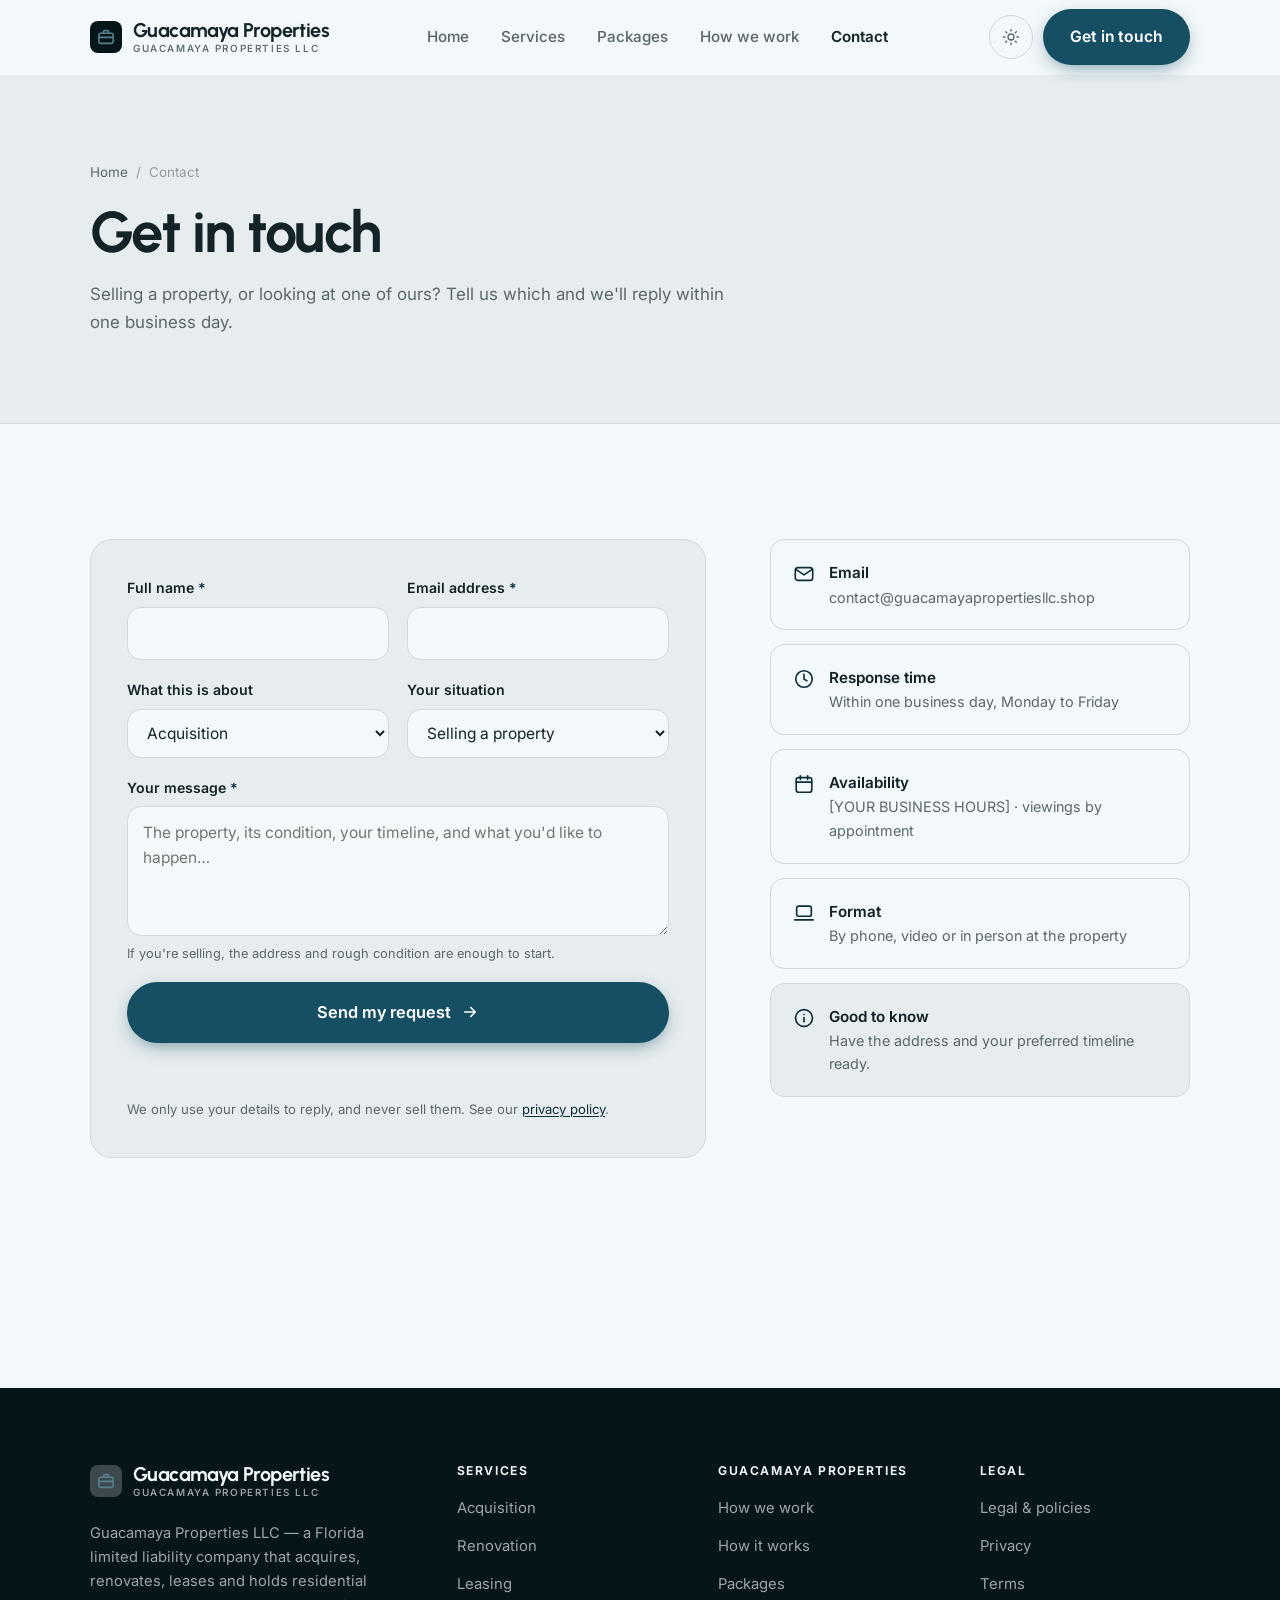
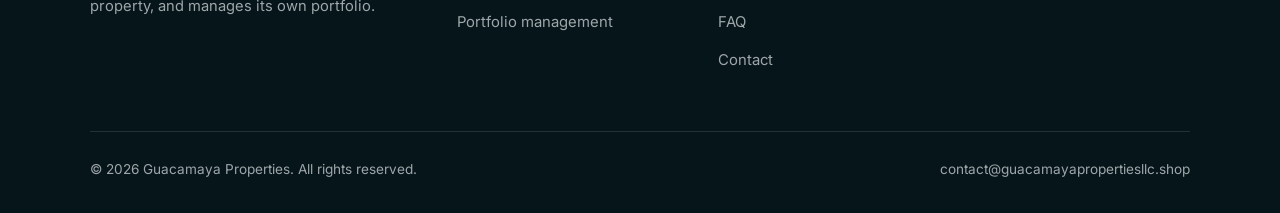
<file: contact.html>
<!DOCTYPE html>
<html lang="en" class="no-js">
<head>
<meta charset="utf-8">
<meta name="viewport" content="width=device-width, initial-scale=1">
<title>Contact — Guacamaya Properties</title>
<meta name="description" content="Contact Guacamaya Properties LLC. We reply within one business day.">
<link rel="canonical" href="https://guacamayapropertiesllc.shop/contact.html">

<meta property="og:type" content="website">
<meta property="og:url" content="https://guacamayapropertiesllc.shop/contact.html">
<meta property="og:site_name" content="Guacamaya Properties">
<meta property="og:locale" content="en_US">
<meta property="og:title" content="Contact — Guacamaya Properties">
<meta property="og:description" content="Contact Guacamaya Properties LLC. We reply within one business day.">
<meta name="theme-color" content="#06151a">

<link rel="icon" href="assets/img/favicon.svg" type="image/svg+xml">
<link rel="preconnect" href="https://fonts.googleapis.com">
<link rel="preconnect" href="https://fonts.gstatic.com" crossorigin>
<link rel="stylesheet" href="https://fonts.googleapis.com/css2?family=Urbanist:wght@400..800&family=Inter:wght@400..700&display=swap">
<link rel="stylesheet" href="assets/css/style.css">

<!-- Thème appliqué avant le premier rendu (évite le flash) -->
<script>
document.documentElement.classList.remove('no-js');
(function(){try{var t=localStorage.getItem('site-theme');if(t){document.documentElement.setAttribute('data-theme',t);}}catch(e){}})();
</script>
</head>

<body>
<a class="skip-link" href="#main">Skip to main content</a>

<header class="site-header">
  <nav class="wrap nav" aria-label="Main navigation">
    <a class="brand" href="index.html">
      <svg class="brand__mark" viewBox="0 0 64 64" aria-hidden="true">
        <rect class="bm-bg" width="64" height="64" rx="16"/>
        <g class="bm-ic" transform="translate(14 14) scale(1.5)" fill="none" stroke-width="2.1" stroke-linecap="round" stroke-linejoin="round"><rect x="2.5" y="7" width="19" height="13.5" rx="2.5"/><path d="M8.5 7V5a1.5 1.5 0 0 1 1.5-1.5h4A1.5 1.5 0 0 1 15.5 5v2M2.5 12.5h19"/></g>
      </svg>
      <span>Guacamaya Properties<span class="brand__sub">Guacamaya Properties LLC</span></span>
    </a>

    <ul class="nav__links" id="nav-links">
      <li><a href="index.html">Home</a></li>
      <li><a href="programs.html">Services</a></li>
      <li><a href="index.html#pricing">Packages</a></li>
      <li><a href="about.html">How we work</a></li>
      <li><a href="contact.html" aria-current="page">Contact</a></li>
      <li><a class="btn btn--primary" href="contact.html">Get in touch</a></li>
    </ul>

    <div class="nav__cta">
      <button class="theme-toggle" type="button" aria-label="Switch to dark theme">
        <svg class="icon-sun" viewBox="0 0 24 24" fill="none" stroke="currentColor" stroke-width="1.8" stroke-linecap="round" aria-hidden="true"><circle cx="12" cy="12" r="4"/><path d="M12 2v2m0 16v2M2 12h2m16 0h2M4.9 4.9l1.4 1.4m11.4 11.4 1.4 1.4M19.1 4.9l-1.4 1.4M6.3 17.7l-1.4 1.4"/></svg>
        <svg class="icon-moon" viewBox="0 0 24 24" fill="none" stroke="currentColor" stroke-width="1.8" stroke-linecap="round" stroke-linejoin="round" aria-hidden="true"><path d="M21 12.8A9 9 0 1 1 11.2 3a7 7 0 0 0 9.8 9.8z"/></svg>
      </button>
      <a class="btn btn--primary" href="contact.html">Get in touch</a>
      <button class="nav__toggle" type="button" aria-expanded="false" aria-controls="nav-links" aria-label="Open menu">
        <svg class="icon-open" viewBox="0 0 24 24" fill="none" stroke="currentColor" stroke-width="2" stroke-linecap="round" aria-hidden="true"><path d="M3 6h18M3 12h18M3 18h18"/></svg>
        <svg class="icon-close" viewBox="0 0 24 24" fill="none" stroke="currentColor" stroke-width="2" stroke-linecap="round" aria-hidden="true"><path d="M6 6l12 12M18 6L6 18"/></svg>
      </button>
    </div>
  </nav>
</header>

<main id="main">

<section class="page-head">
  <div class="wrap">
    <nav class="breadcrumb" aria-label="Breadcrumb">
      <a href="index.html">Home</a><span>/</span><span aria-current="page">Contact</span>
    </nav>
    <h1>Get in touch</h1>
    <p>Selling a property, or looking at one of ours? Tell us which and we'll reply within one business day.</p>
  </div>
</section>

<section class="section wrap">
  <div class="form-layout">

    <!--
      FORM: the action attribute holds a placeholder id. Create a free form at
      https://formspree.io and replace VOTRE_ID_FORMSPREE. Until then, the button
      opens the visitor's email app with a pre-filled message to contact@guacamayapropertiesllc.shop.
    -->
    <form class="form" id="contact-form" action="https://formspree.io/f/VOTRE_ID_FORMSPREE" method="POST"
          data-email="contact@guacamayapropertiesllc.shop" data-subject="Property enquiry"
          data-msg-mail="Your email app will open with the message ready to send." data-msg-sending="Sending…"
          data-msg-ok="Thanks! Your message is on its way. We reply within one business day." data-msg-err="Sending failed. Please email us directly at">
      <div class="form__row">
        <div class="field">
          <label for="nom">Full name <span class="req" aria-hidden="true">*</span></label>
          <input type="text" id="nom" name="nom" autocomplete="name" required>
        </div>
        <div class="field">
          <label for="email">Email address <span class="req" aria-hidden="true">*</span></label>
          <input type="email" id="email" name="email" autocomplete="email" required>
        </div>
      </div>

      <div class="form__row">
        <div class="field">
          <label for="programme">What this is about</label>
          <select id="programme" name="programme">
            <option>Acquisition</option>
            <option>Renovation</option>
            <option>Leasing</option>
            <option>Portfolio management</option>
            <option>Not sure yet</option>
          </select>
        </div>
        <div class="field">
          <label for="niveau">Your situation</label>
          <select id="niveau" name="niveau">
            <option>Selling a property</option>
            <option>Looking to rent</option>
            <option>Trade or supplier</option>
            <option>Something else</option>
          </select>
        </div>
      </div>

      <div class="field">
        <label for="message">Your message <span class="req" aria-hidden="true">*</span></label>
        <textarea id="message" name="message" required placeholder="The property, its condition, your timeline, and what you'd like to happen…"></textarea>
        <span class="field__hint">If you're selling, the address and rough condition are enough to start.</span>
      </div>

      <!-- Bot trap: hidden from humans -->
      <div class="visually-hidden" aria-hidden="true">
        <label for="site-web">Leave this field empty</label>
        <input type="text" id="site-web" name="_gotcha" tabindex="-1" autocomplete="off">
      </div>

      <button class="btn btn--primary btn--lg" type="submit">Send my request <svg viewBox="0 0 24 24" fill="none" stroke="currentColor" stroke-width="2.2" stroke-linecap="round" stroke-linejoin="round" aria-hidden="true"><path d="M5 12h14M13 6l6 6-6 6"/></svg></button>

      <p id="form-status" class="form__status" role="status" aria-live="polite"></p>

      <p class="form__note">
        We only use your details to reply, and never sell them. See our <a href="legal.html#privacy">privacy policy</a>.
      </p>
    </form>

    <aside class="contact-aside">
      <div class="contact-card">
        <svg viewBox="0 0 24 24" fill="none" stroke="currentColor" stroke-width="1.8" stroke-linecap="round" stroke-linejoin="round" aria-hidden="true"><rect x="2.5" y="5" width="19" height="14" rx="3"/><path d="M3 7l9 6 9-6"/></svg>
        <div><b>Email</b><a href="mailto:contact@guacamayapropertiesllc.shop">contact@guacamayapropertiesllc.shop</a></div>
      </div>
      <div class="contact-card">
        <svg viewBox="0 0 24 24" fill="none" stroke="currentColor" stroke-width="1.8" stroke-linecap="round" stroke-linejoin="round" aria-hidden="true"><circle cx="12" cy="12" r="9"/><path d="M12 7v5l3.2 2"/></svg>
        <div><b>Response time</b><span>Within one business day, Monday to Friday</span></div>
      </div>
      <div class="contact-card">
        <svg viewBox="0 0 24 24" fill="none" stroke="currentColor" stroke-width="1.8" stroke-linecap="round" stroke-linejoin="round" aria-hidden="true"><rect x="3.5" y="5" width="17" height="16" rx="2.5"/><path d="M8 3v4M16 3v4M3.5 10h17"/></svg>
        <div><b>Availability</b><span>[YOUR BUSINESS HOURS] · viewings by appointment</span></div>
      </div>
      <div class="contact-card">
        <svg viewBox="0 0 24 24" fill="none" stroke="currentColor" stroke-width="1.8" stroke-linecap="round" stroke-linejoin="round" aria-hidden="true"><rect x="4" y="4.5" width="16" height="11" rx="2"/><path d="M2 19.5h20"/></svg>
        <div><b>Format</b><span>By phone, video or in person at the property</span></div>
      </div>
      <div class="contact-card contact-card--soft">
        <svg viewBox="0 0 24 24" fill="none" stroke="currentColor" stroke-width="1.8" stroke-linecap="round" stroke-linejoin="round" aria-hidden="true"><circle cx="12" cy="12" r="9.2"/><path d="M12 16v-4.5M12 8.2v.1"/></svg>
        <div><b>Good to know</b><span>Have the address and your preferred timeline ready.</span></div>
      </div>
    </aside>

  </div>
</section>

</main>

<footer class="site-footer">
  <div class="wrap">
    <div class="footer__grid">
      <div class="footer__brand">
        <a class="brand" href="index.html">
          <svg class="brand__mark" viewBox="0 0 64 64" aria-hidden="true">
        <rect class="bm-bg" width="64" height="64" rx="16"/>
        <g class="bm-ic" transform="translate(14 14) scale(1.5)" fill="none" stroke-width="2.1" stroke-linecap="round" stroke-linejoin="round"><rect x="2.5" y="7" width="19" height="13.5" rx="2.5"/><path d="M8.5 7V5a1.5 1.5 0 0 1 1.5-1.5h4A1.5 1.5 0 0 1 15.5 5v2M2.5 12.5h19"/></g>
      </svg>
          <span>Guacamaya Properties<span class="brand__sub">Guacamaya Properties LLC</span></span>
        </a>
        <p>Guacamaya Properties LLC — a Florida limited liability company that acquires, renovates, leases and holds residential property, and manages its own portfolio.</p>
      </div>

      <div class="footer__col">
        <h4>Services</h4>
        <ul>
          <li><a href="programs.html#acquisition">Acquisition</a></li>
          <li><a href="programs.html#renovation">Renovation</a></li>
          <li><a href="programs.html#leasing">Leasing</a></li>
          <li><a href="programs.html#holding">Portfolio management</a></li>
        </ul>
      </div>

      <div class="footer__col">
        <h4>Guacamaya Properties</h4>
        <ul>
          <li><a href="about.html">How we work</a></li>
          <li><a href="index.html#how-it-works">How it works</a></li>
          <li><a href="index.html#pricing">Packages</a></li>
          <li><a href="index.html#faq">FAQ</a></li>
          <li><a href="contact.html">Contact</a></li>
        </ul>
      </div>

      <div class="footer__col">
        <h4>Legal</h4>
        <ul>
          <li><a href="legal.html">Legal &amp; policies</a></li>
          <li><a href="legal.html#privacy">Privacy</a></li>
          <li><a href="legal.html#terms">Terms</a></li>
        </ul>
      </div>
    </div>

    <div class="footer__bottom">
      <p>© <span data-year>2026</span> Guacamaya Properties. All rights reserved.</p>
      <p><a href="mailto:contact@guacamayapropertiesllc.shop">contact@guacamayapropertiesllc.shop</a></p>
    </div>
  </div>
</footer>

<script src="assets/js/main.js" defer></script>
</body>
</html>
</file>
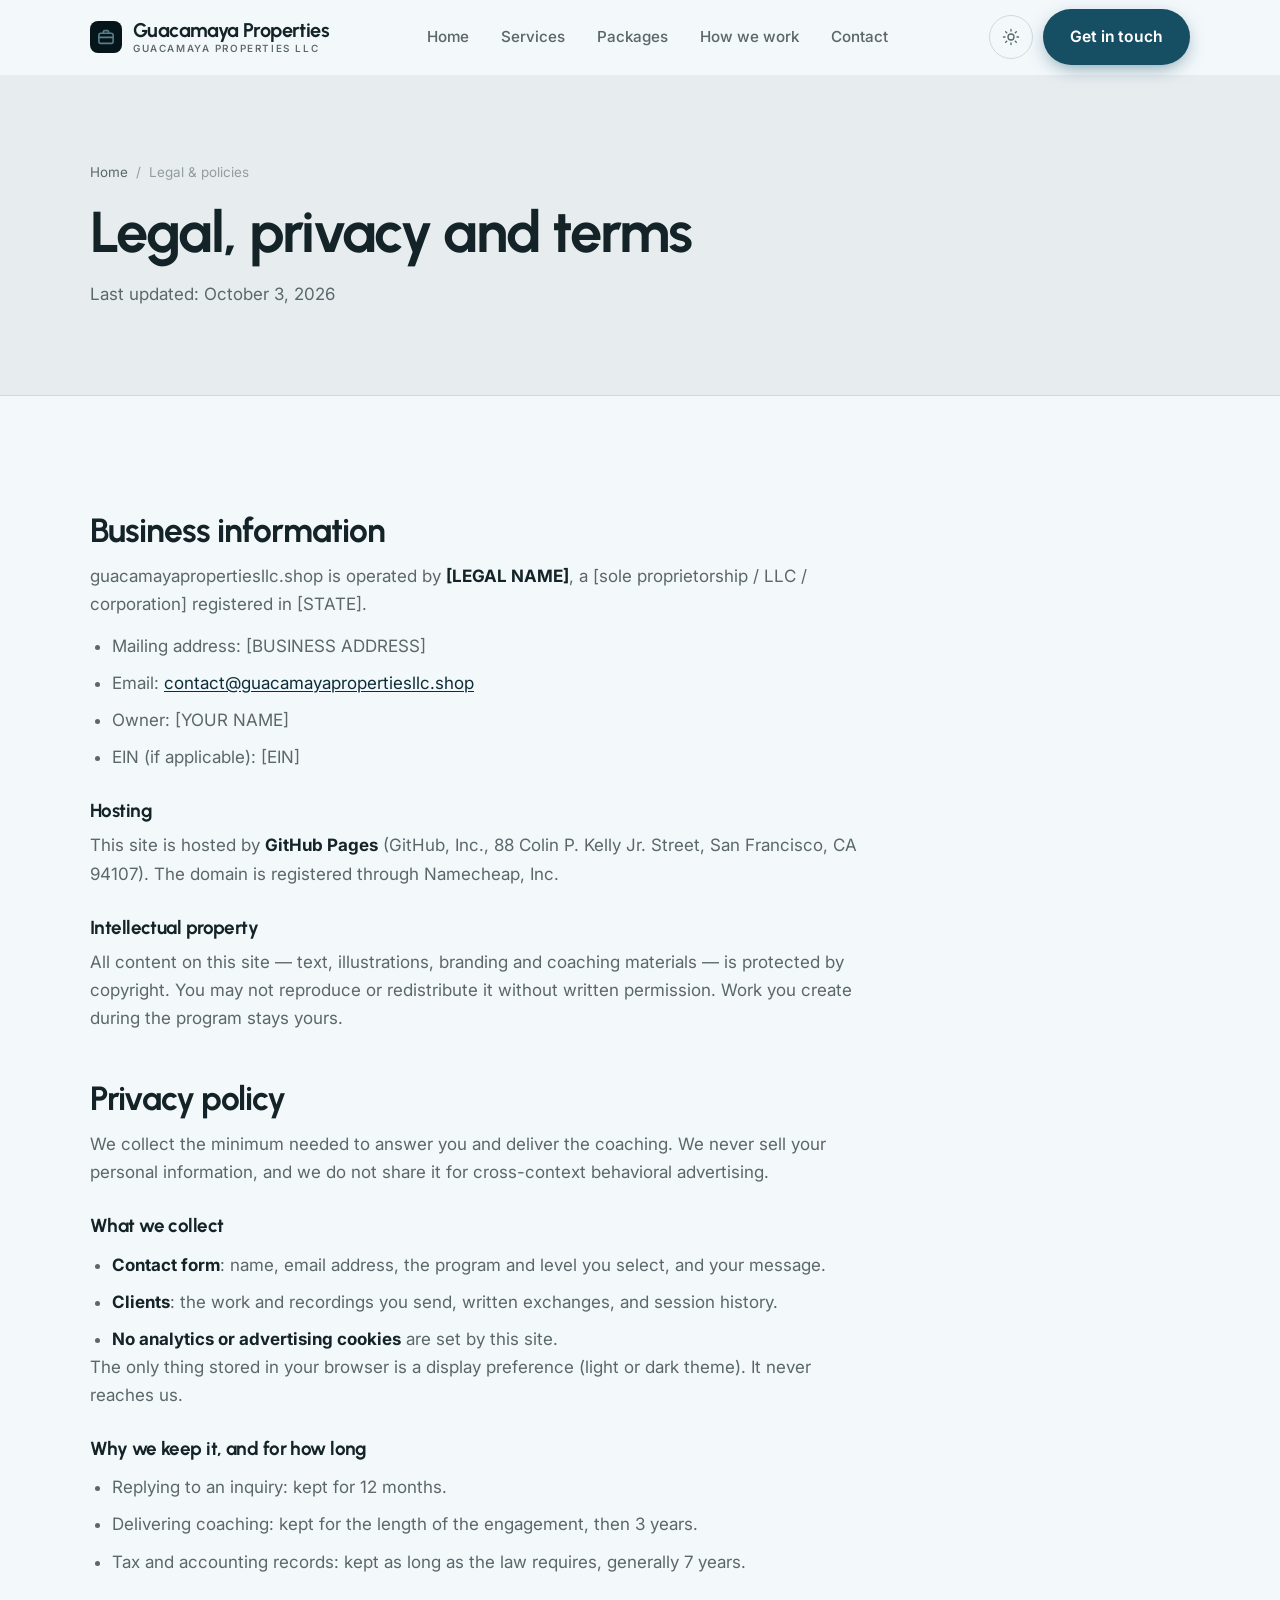
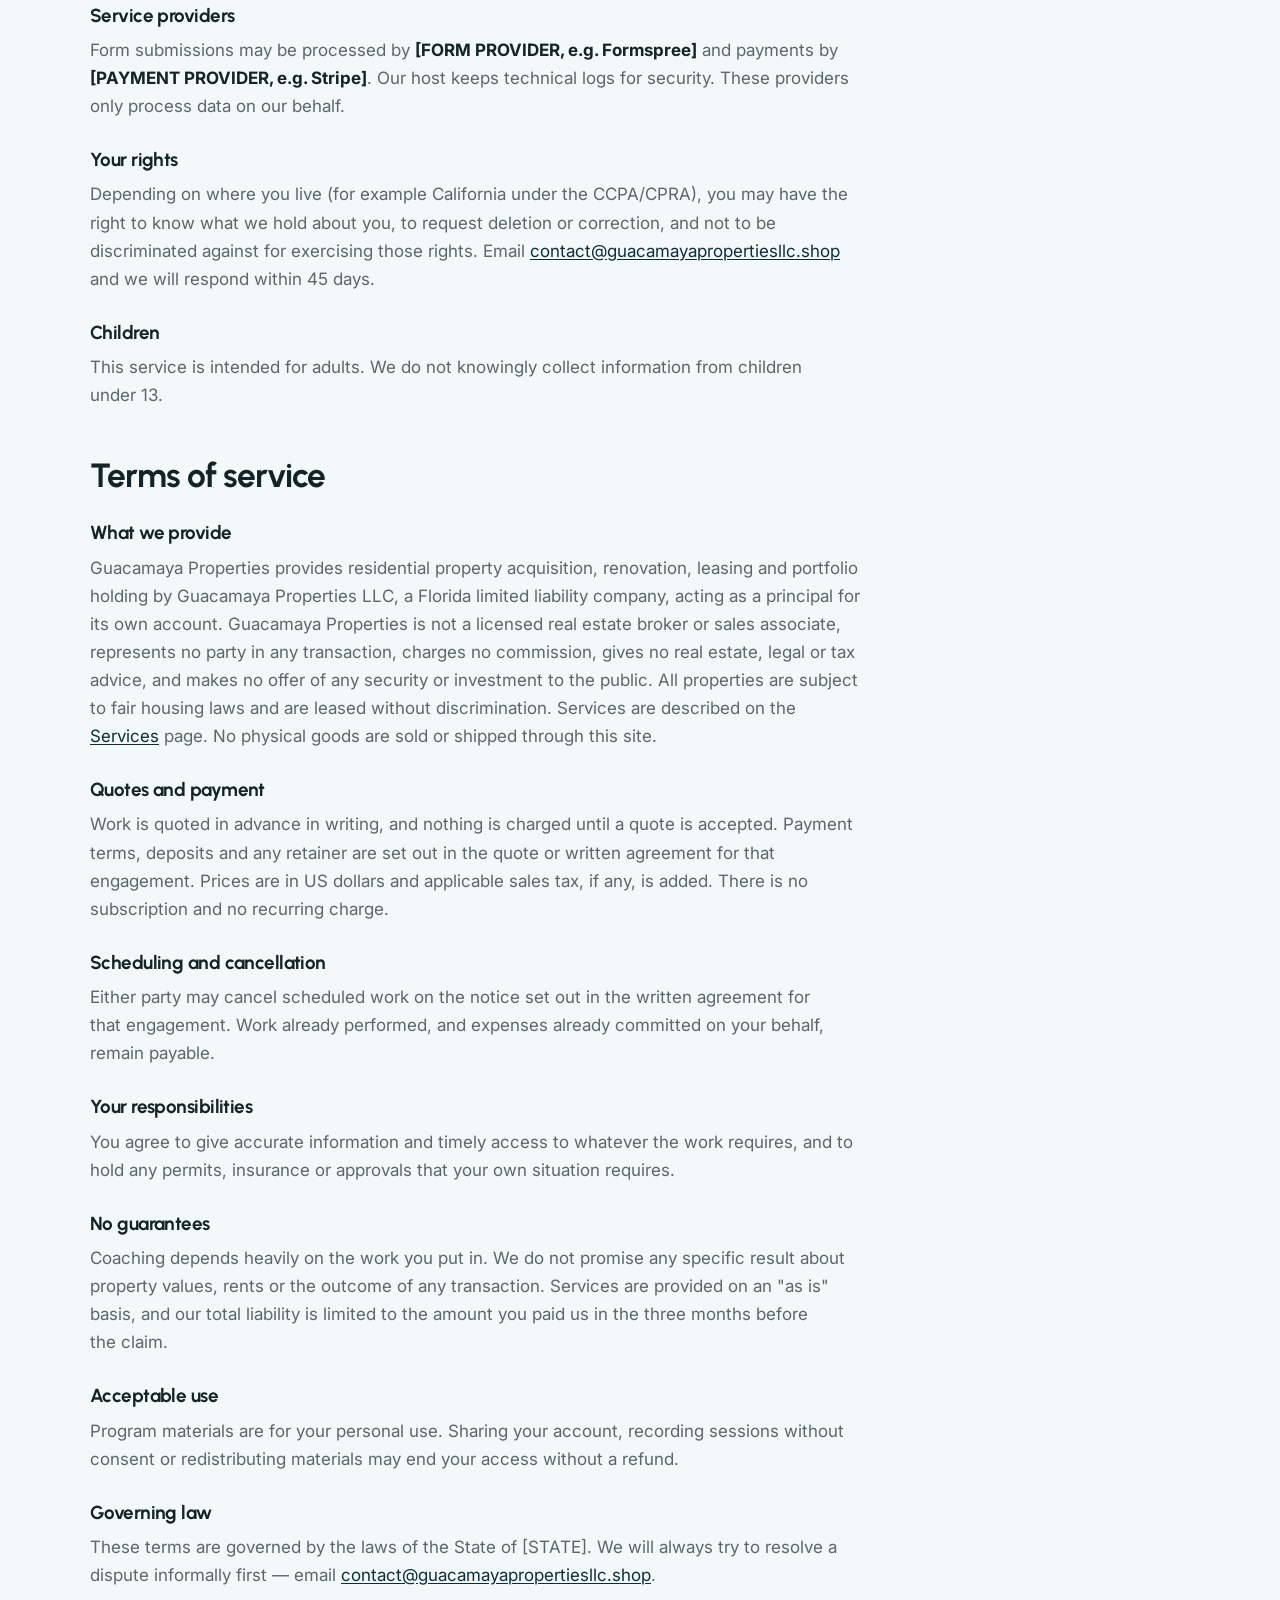
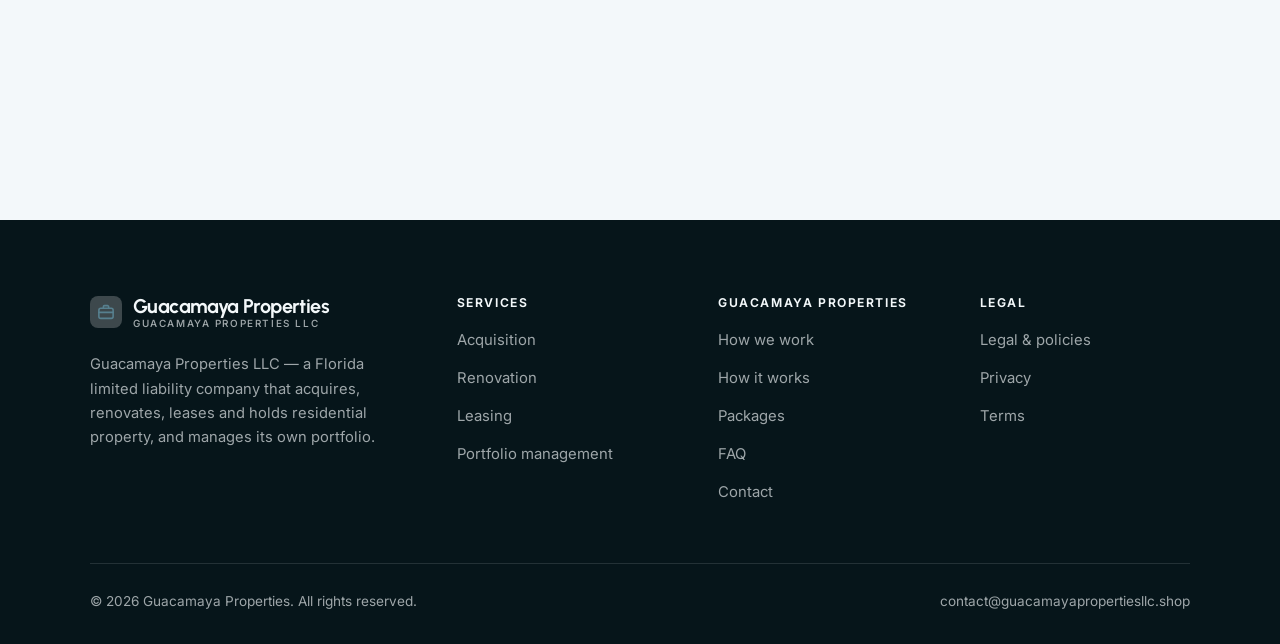
<file: legal.html>
<!DOCTYPE html>
<html lang="en" class="no-js">
<head>
<meta charset="utf-8">
<meta name="viewport" content="width=device-width, initial-scale=1">
<title>Legal, privacy and terms — Guacamaya Properties</title>
<meta name="description" content="Business information, privacy policy and terms of service for Guacamaya Properties.">
<meta name="robots" content="noindex">

<meta property="og:type" content="website">
<meta property="og:url" content="https://guacamayapropertiesllc.shop/legal.html">
<meta property="og:site_name" content="Guacamaya Properties">
<meta property="og:locale" content="en_US">
<meta property="og:title" content="Legal, privacy and terms — Guacamaya Properties">
<meta property="og:description" content="Business information, privacy policy and terms of service for Guacamaya Properties.">
<meta name="theme-color" content="#06151a">

<link rel="icon" href="assets/img/favicon.svg" type="image/svg+xml">
<link rel="preconnect" href="https://fonts.googleapis.com">
<link rel="preconnect" href="https://fonts.gstatic.com" crossorigin>
<link rel="stylesheet" href="https://fonts.googleapis.com/css2?family=Urbanist:wght@400..800&family=Inter:wght@400..700&display=swap">
<link rel="stylesheet" href="assets/css/style.css">

<!-- Thème appliqué avant le premier rendu (évite le flash) -->
<script>
document.documentElement.classList.remove('no-js');
(function(){try{var t=localStorage.getItem('site-theme');if(t){document.documentElement.setAttribute('data-theme',t);}}catch(e){}})();
</script>
</head>

<body>
<a class="skip-link" href="#main">Skip to main content</a>

<header class="site-header">
  <nav class="wrap nav" aria-label="Main navigation">
    <a class="brand" href="index.html">
      <svg class="brand__mark" viewBox="0 0 64 64" aria-hidden="true">
        <rect class="bm-bg" width="64" height="64" rx="16"/>
        <g class="bm-ic" transform="translate(14 14) scale(1.5)" fill="none" stroke-width="2.1" stroke-linecap="round" stroke-linejoin="round"><rect x="2.5" y="7" width="19" height="13.5" rx="2.5"/><path d="M8.5 7V5a1.5 1.5 0 0 1 1.5-1.5h4A1.5 1.5 0 0 1 15.5 5v2M2.5 12.5h19"/></g>
      </svg>
      <span>Guacamaya Properties<span class="brand__sub">Guacamaya Properties LLC</span></span>
    </a>

    <ul class="nav__links" id="nav-links">
      <li><a href="index.html">Home</a></li>
      <li><a href="programs.html">Services</a></li>
      <li><a href="index.html#pricing">Packages</a></li>
      <li><a href="about.html">How we work</a></li>
      <li><a href="contact.html">Contact</a></li>
      <li><a class="btn btn--primary" href="contact.html">Get in touch</a></li>
    </ul>

    <div class="nav__cta">
      <button class="theme-toggle" type="button" aria-label="Switch to dark theme">
        <svg class="icon-sun" viewBox="0 0 24 24" fill="none" stroke="currentColor" stroke-width="1.8" stroke-linecap="round" aria-hidden="true"><circle cx="12" cy="12" r="4"/><path d="M12 2v2m0 16v2M2 12h2m16 0h2M4.9 4.9l1.4 1.4m11.4 11.4 1.4 1.4M19.1 4.9l-1.4 1.4M6.3 17.7l-1.4 1.4"/></svg>
        <svg class="icon-moon" viewBox="0 0 24 24" fill="none" stroke="currentColor" stroke-width="1.8" stroke-linecap="round" stroke-linejoin="round" aria-hidden="true"><path d="M21 12.8A9 9 0 1 1 11.2 3a7 7 0 0 0 9.8 9.8z"/></svg>
      </button>
      <a class="btn btn--primary" href="contact.html">Get in touch</a>
      <button class="nav__toggle" type="button" aria-expanded="false" aria-controls="nav-links" aria-label="Open menu">
        <svg class="icon-open" viewBox="0 0 24 24" fill="none" stroke="currentColor" stroke-width="2" stroke-linecap="round" aria-hidden="true"><path d="M3 6h18M3 12h18M3 18h18"/></svg>
        <svg class="icon-close" viewBox="0 0 24 24" fill="none" stroke="currentColor" stroke-width="2" stroke-linecap="round" aria-hidden="true"><path d="M6 6l12 12M18 6L6 18"/></svg>
      </button>
    </div>
  </nav>
</header>

<main id="main">

<section class="page-head">
  <div class="wrap">
    <nav class="breadcrumb" aria-label="Breadcrumb">
      <a href="index.html">Home</a><span>/</span><span aria-current="page">Legal &amp; policies</span>
    </nav>
    <h1>Legal, privacy and terms</h1>
    <p>Last updated: <time datetime="2026-10-03">October 3, 2026</time></p>
  </div>
</section>

<section class="section wrap">
  <div class="prose">

    <!--
      TO DO: this is a skeleton, not legal advice. Replace every [BRACKET] with
      your real details before selling, and have a lawyer review it if you can.
      Consumer protection rules differ by state.
    -->

    <h2 id="business">Business information</h2>
    <p>
      guacamayapropertiesllc.shop is operated by <strong>[LEGAL NAME]</strong>, a [sole proprietorship / LLC / corporation]
      registered in [STATE].
    </p>
    <ul>
      <li>Mailing address: [BUSINESS ADDRESS]</li>
      <li>Email: <a href="mailto:contact@guacamayapropertiesllc.shop">contact@guacamayapropertiesllc.shop</a></li>
      <li>Owner: [YOUR NAME]</li>
      <li>EIN (if applicable): [EIN]</li>
    </ul>

    <h3>Hosting</h3>
    <p>
      This site is hosted by <strong>GitHub Pages</strong> (GitHub, Inc., 88 Colin P. Kelly Jr. Street,
      San Francisco, CA 94107). The domain is registered through Namecheap, Inc.
    </p>

    <h3>Intellectual property</h3>
    <p>
      All content on this site — text, illustrations, branding and coaching materials — is protected by
      copyright. You may not reproduce or redistribute it without written permission. Work you create during
      the program stays yours.
    </p>

    <h2 id="privacy">Privacy policy</h2>
    <p>
      We collect the minimum needed to answer you and deliver the coaching. We never sell your personal
      information, and we do not share it for cross-context behavioral advertising.
    </p>
    <h3>What we collect</h3>
    <ul>
      <li><strong>Contact form</strong>: name, email address, the program and level you select, and your message.</li>
      <li><strong>Clients</strong>: the work and recordings you send, written exchanges, and session history.</li>
      <li><strong>No analytics or advertising cookies</strong> are set by this site.</li>
    </ul>
    <p>
      The only thing stored in your browser is a display preference (light or dark theme). It never reaches us.
    </p>
    <h3>Why we keep it, and for how long</h3>
    <ul>
      <li>Replying to an inquiry: kept for 12 months.</li>
      <li>Delivering coaching: kept for the length of the engagement, then 3 years.</li>
      <li>Tax and accounting records: kept as long as the law requires, generally 7 years.</li>
    </ul>
    <h3>Service providers</h3>
    <p>
      Form submissions may be processed by <strong>[FORM PROVIDER, e.g. Formspree]</strong> and payments by
      <strong>[PAYMENT PROVIDER, e.g. Stripe]</strong>. Our host keeps technical logs for security. These
      providers only process data on our behalf.
    </p>
    <h3>Your rights</h3>
    <p>
      Depending on where you live (for example California under the CCPA/CPRA), you may have the right to
      know what we hold about you, to request deletion or correction, and not to be discriminated against for
      exercising those rights. Email <a href="mailto:contact@guacamayapropertiesllc.shop">contact@guacamayapropertiesllc.shop</a> and we will respond within 45 days.
    </p>
    <h3>Children</h3>
    <p>
      This service is intended for adults. We do not knowingly collect information from children under 13.
    </p>

    <h2 id="terms">Terms of service</h2>
    <h3>What we provide</h3>
    <p>
      Guacamaya Properties provides residential property acquisition, renovation, leasing and portfolio holding by Guacamaya Properties LLC, a Florida limited liability company, acting as a principal for its own account. Guacamaya Properties is not a licensed real estate broker or sales associate, represents no party in any transaction, charges no commission, gives no real estate, legal or tax advice, and makes no offer of any security or investment to the public. All properties are subject to fair housing laws and are leased without discrimination. Services are described on the
      <a href="programs.html">Services</a> page. No physical goods are sold or shipped through this site.
    </p>
    <h3>Quotes and payment</h3>
    <p>
      Work is quoted in advance in writing, and nothing is charged until a quote is accepted. Payment terms,
      deposits and any retainer are set out in the quote or written agreement for that engagement. Prices are in
      US dollars and applicable sales tax, if any, is added. There is no subscription and no recurring charge.
    </p>
    <h3>Scheduling and cancellation</h3>
    <p>
      Either party may cancel scheduled work on the notice set out in the written agreement for that engagement.
      Work already performed, and expenses already committed on your behalf, remain payable.
    </p>
    <h3>Your responsibilities</h3>
    <p>
      You agree to give accurate information and timely access to whatever the work requires, and to hold any
      permits, insurance or approvals that your own situation requires.
    </p>

    <h3>No guarantees</h3>
    <p>
      Coaching depends heavily on the work you put in. We do not promise any specific result
      about property values, rents or the outcome of any transaction. Services are provided on an "as is" basis, and our total
      liability is limited to the amount you paid us in the three months before the claim.
    </p>
    <h3>Acceptable use</h3>
    <p>
      Program materials are for your personal use. Sharing your account, recording sessions without consent
      or redistributing materials may end your access without a refund.
    </p>
    <h3>Governing law</h3>
    <p>
      These terms are governed by the laws of the State of [STATE]. We will always try to resolve a dispute
      informally first — email <a href="mailto:contact@guacamayapropertiesllc.shop">contact@guacamayapropertiesllc.shop</a>.
    </p>

  </div>
</section>

</main>

<footer class="site-footer">
  <div class="wrap">
    <div class="footer__grid">
      <div class="footer__brand">
        <a class="brand" href="index.html">
          <svg class="brand__mark" viewBox="0 0 64 64" aria-hidden="true">
        <rect class="bm-bg" width="64" height="64" rx="16"/>
        <g class="bm-ic" transform="translate(14 14) scale(1.5)" fill="none" stroke-width="2.1" stroke-linecap="round" stroke-linejoin="round"><rect x="2.5" y="7" width="19" height="13.5" rx="2.5"/><path d="M8.5 7V5a1.5 1.5 0 0 1 1.5-1.5h4A1.5 1.5 0 0 1 15.5 5v2M2.5 12.5h19"/></g>
      </svg>
          <span>Guacamaya Properties<span class="brand__sub">Guacamaya Properties LLC</span></span>
        </a>
        <p>Guacamaya Properties LLC — a Florida limited liability company that acquires, renovates, leases and holds residential property, and manages its own portfolio.</p>
      </div>

      <div class="footer__col">
        <h4>Services</h4>
        <ul>
          <li><a href="programs.html#acquisition">Acquisition</a></li>
          <li><a href="programs.html#renovation">Renovation</a></li>
          <li><a href="programs.html#leasing">Leasing</a></li>
          <li><a href="programs.html#holding">Portfolio management</a></li>
        </ul>
      </div>

      <div class="footer__col">
        <h4>Guacamaya Properties</h4>
        <ul>
          <li><a href="about.html">How we work</a></li>
          <li><a href="index.html#how-it-works">How it works</a></li>
          <li><a href="index.html#pricing">Packages</a></li>
          <li><a href="index.html#faq">FAQ</a></li>
          <li><a href="contact.html">Contact</a></li>
        </ul>
      </div>

      <div class="footer__col">
        <h4>Legal</h4>
        <ul>
          <li><a href="legal.html">Legal &amp; policies</a></li>
          <li><a href="legal.html#privacy">Privacy</a></li>
          <li><a href="legal.html#terms">Terms</a></li>
        </ul>
      </div>
    </div>

    <div class="footer__bottom">
      <p>© <span data-year>2026</span> Guacamaya Properties. All rights reserved.</p>
      <p><a href="mailto:contact@guacamayapropertiesllc.shop">contact@guacamayapropertiesllc.shop</a></p>
    </div>
  </div>
</footer>

<script src="assets/js/main.js" defer></script>
</body>
</html>
</file>
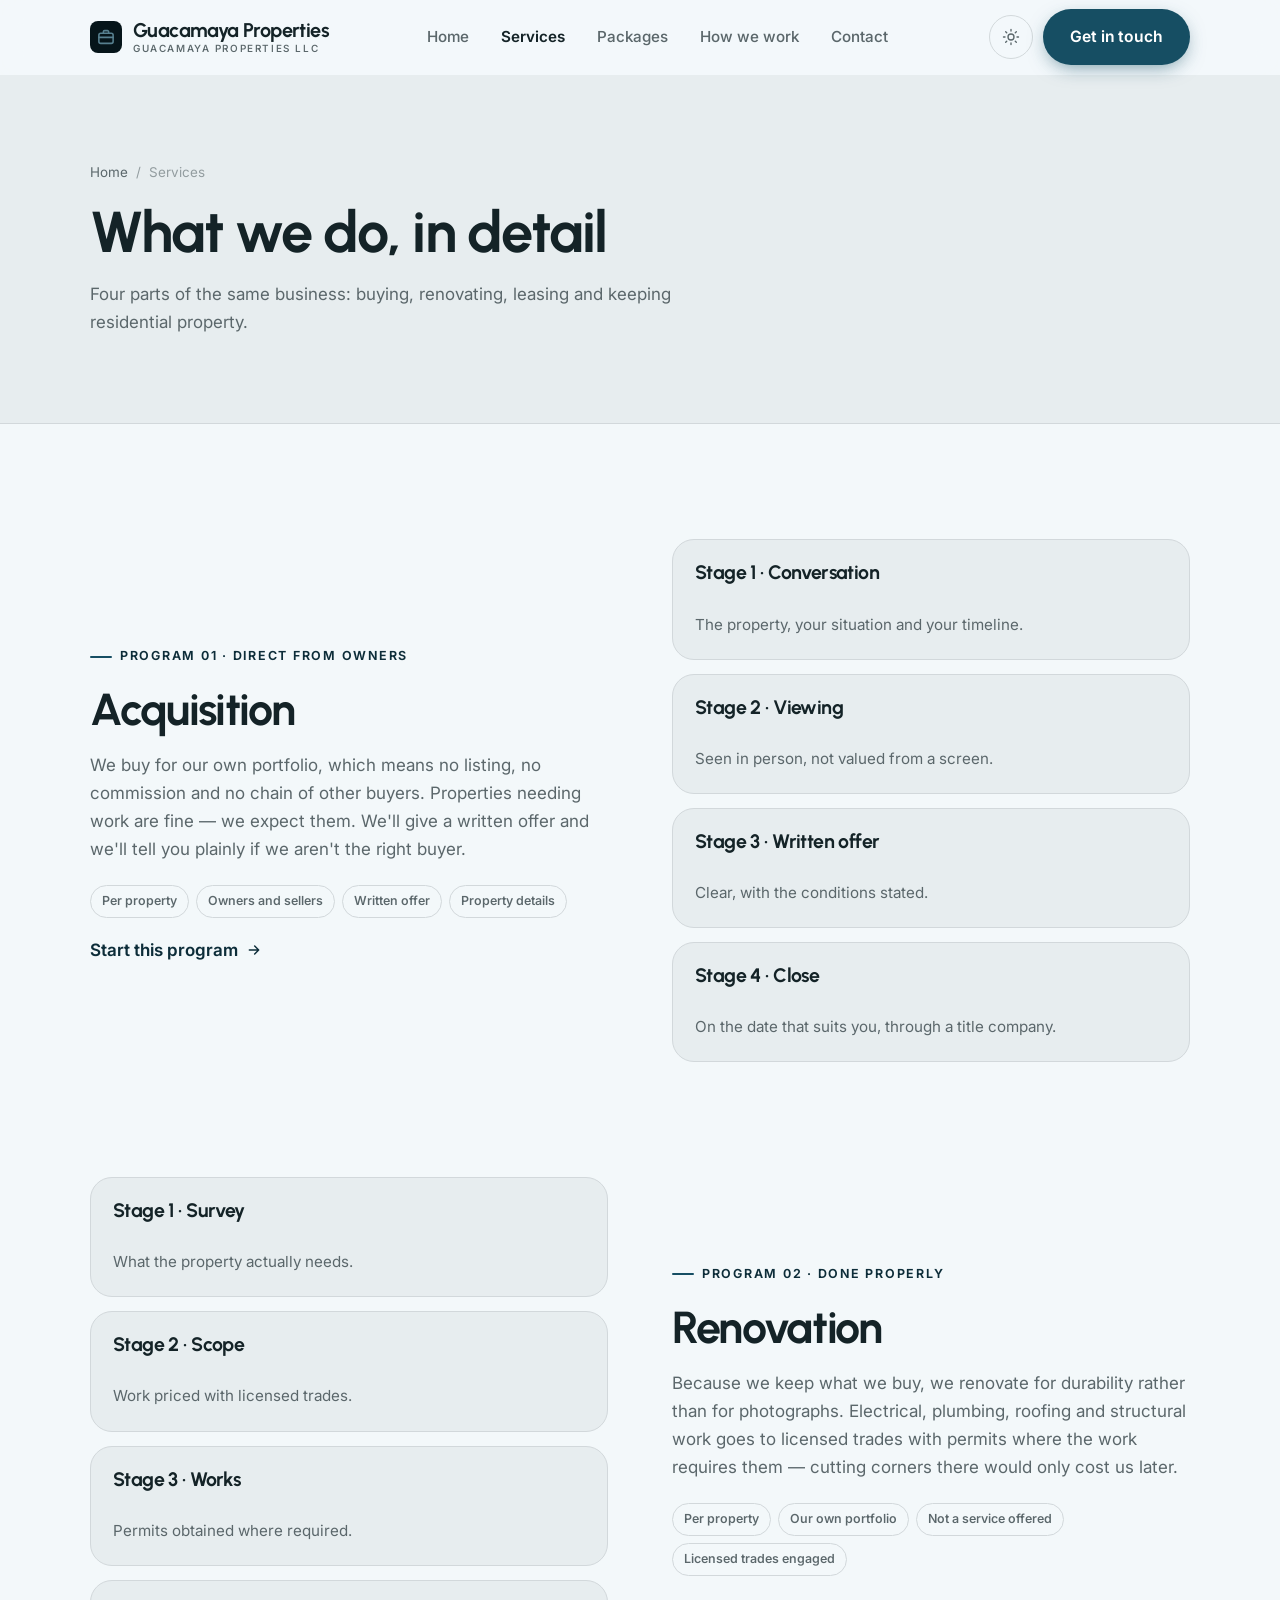
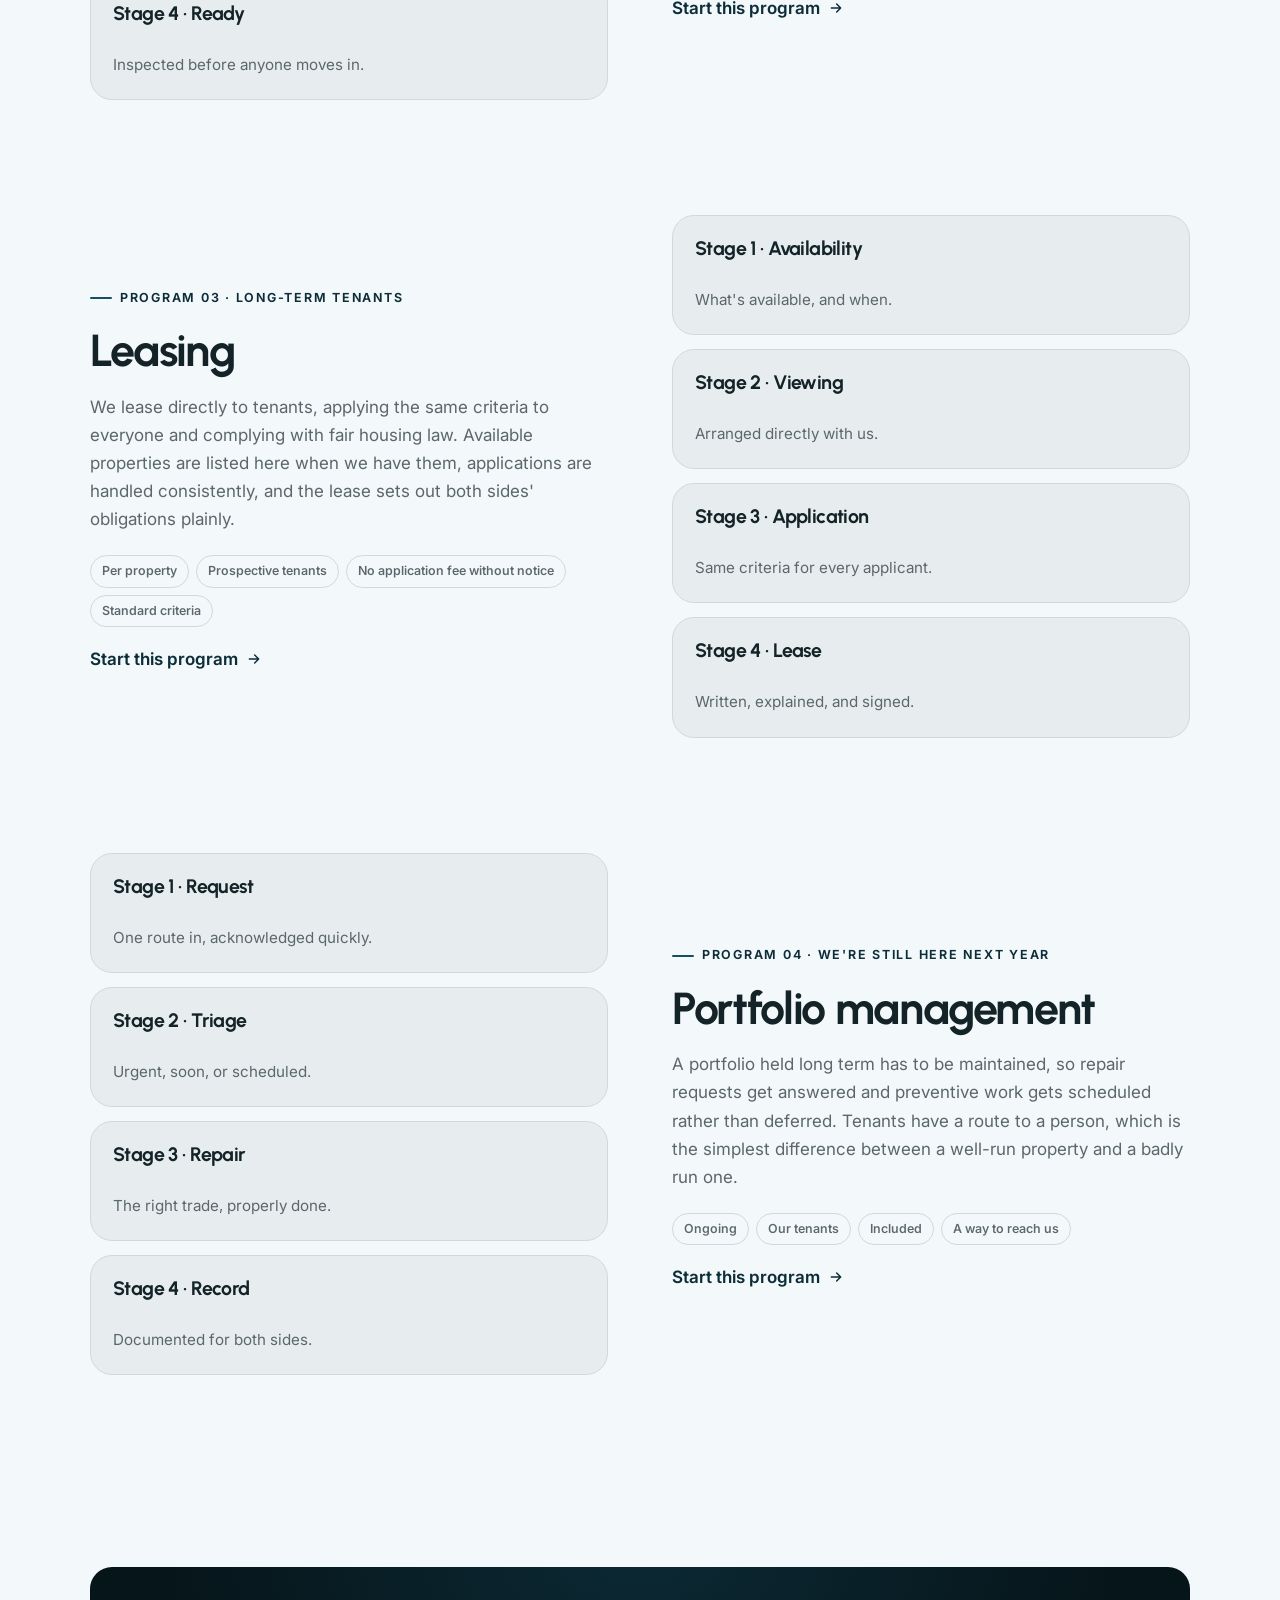
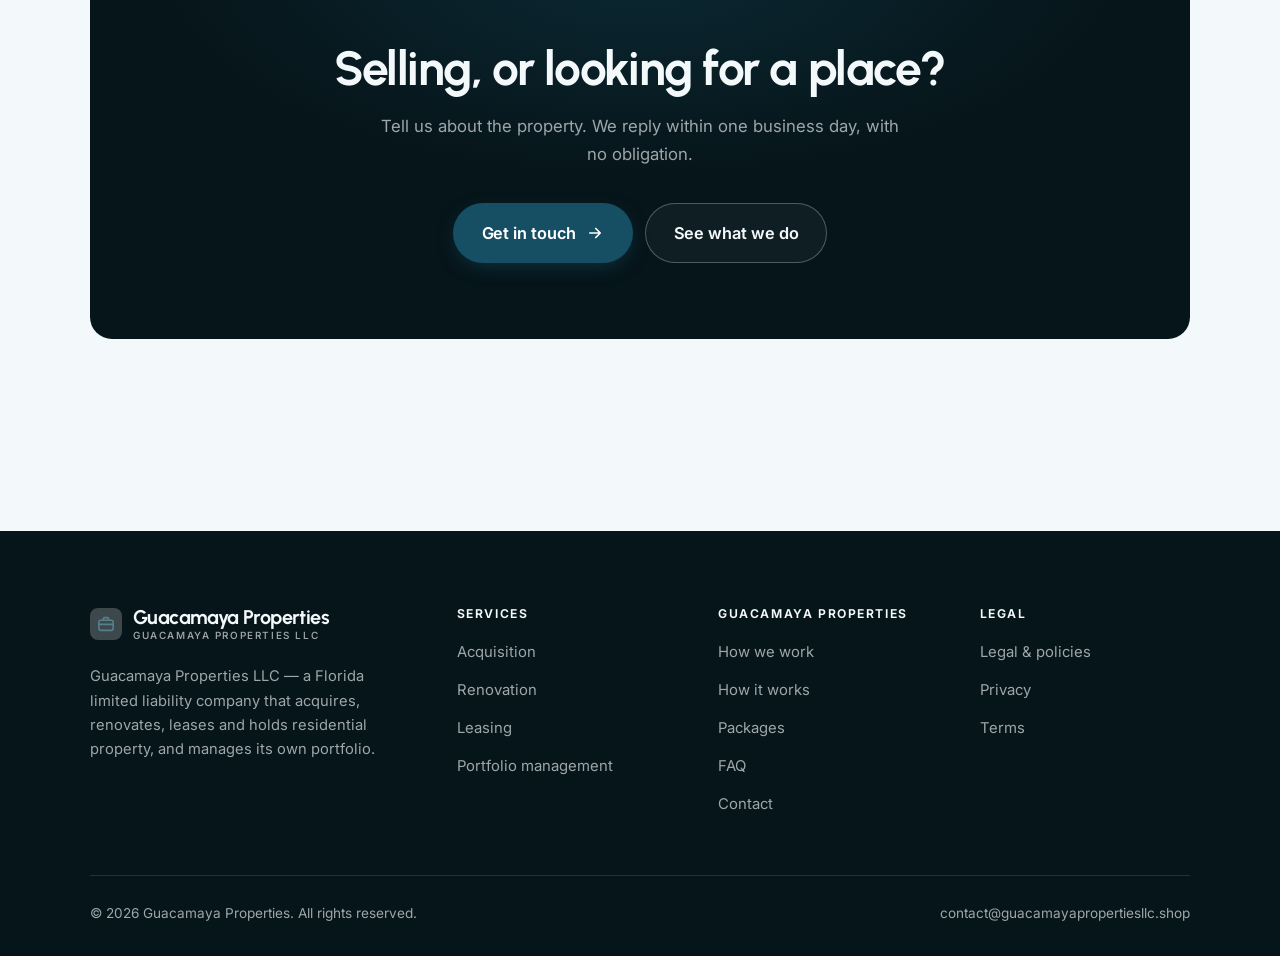
<file: programs.html>
<!DOCTYPE html>
<html lang="en" class="no-js">
<head>
<meta charset="utf-8">
<meta name="viewport" content="width=device-width, initial-scale=1">
<title>Services — Guacamaya Properties</title>
<meta name="description" content="Guacamaya Properties LLC: residential acquisition, renovation, leasing and portfolio management on its own account.">
<link rel="canonical" href="https://guacamayapropertiesllc.shop/programs.html">

<meta property="og:type" content="website">
<meta property="og:url" content="https://guacamayapropertiesllc.shop/programs.html">
<meta property="og:site_name" content="Guacamaya Properties">
<meta property="og:locale" content="en_US">
<meta property="og:title" content="Services — Guacamaya Properties">
<meta property="og:description" content="Guacamaya Properties LLC: residential acquisition, renovation, leasing and portfolio management on its own account.">
<meta name="theme-color" content="#06151a">

<link rel="icon" href="assets/img/favicon.svg" type="image/svg+xml">
<link rel="preconnect" href="https://fonts.googleapis.com">
<link rel="preconnect" href="https://fonts.gstatic.com" crossorigin>
<link rel="stylesheet" href="https://fonts.googleapis.com/css2?family=Urbanist:wght@400..800&family=Inter:wght@400..700&display=swap">
<link rel="stylesheet" href="assets/css/style.css">

<!-- Thème appliqué avant le premier rendu (évite le flash) -->
<script>
document.documentElement.classList.remove('no-js');
(function(){try{var t=localStorage.getItem('site-theme');if(t){document.documentElement.setAttribute('data-theme',t);}}catch(e){}})();
</script>
</head>

<body>
<a class="skip-link" href="#main">Skip to main content</a>

<header class="site-header">
  <nav class="wrap nav" aria-label="Main navigation">
    <a class="brand" href="index.html">
      <svg class="brand__mark" viewBox="0 0 64 64" aria-hidden="true">
        <rect class="bm-bg" width="64" height="64" rx="16"/>
        <g class="bm-ic" transform="translate(14 14) scale(1.5)" fill="none" stroke-width="2.1" stroke-linecap="round" stroke-linejoin="round"><rect x="2.5" y="7" width="19" height="13.5" rx="2.5"/><path d="M8.5 7V5a1.5 1.5 0 0 1 1.5-1.5h4A1.5 1.5 0 0 1 15.5 5v2M2.5 12.5h19"/></g>
      </svg>
      <span>Guacamaya Properties<span class="brand__sub">Guacamaya Properties LLC</span></span>
    </a>

    <ul class="nav__links" id="nav-links">
      <li><a href="index.html">Home</a></li>
      <li><a href="programs.html" aria-current="page">Services</a></li>
      <li><a href="index.html#pricing">Packages</a></li>
      <li><a href="about.html">How we work</a></li>
      <li><a href="contact.html">Contact</a></li>
      <li><a class="btn btn--primary" href="contact.html">Get in touch</a></li>
    </ul>

    <div class="nav__cta">
      <button class="theme-toggle" type="button" aria-label="Switch to dark theme">
        <svg class="icon-sun" viewBox="0 0 24 24" fill="none" stroke="currentColor" stroke-width="1.8" stroke-linecap="round" aria-hidden="true"><circle cx="12" cy="12" r="4"/><path d="M12 2v2m0 16v2M2 12h2m16 0h2M4.9 4.9l1.4 1.4m11.4 11.4 1.4 1.4M19.1 4.9l-1.4 1.4M6.3 17.7l-1.4 1.4"/></svg>
        <svg class="icon-moon" viewBox="0 0 24 24" fill="none" stroke="currentColor" stroke-width="1.8" stroke-linecap="round" stroke-linejoin="round" aria-hidden="true"><path d="M21 12.8A9 9 0 1 1 11.2 3a7 7 0 0 0 9.8 9.8z"/></svg>
      </button>
      <a class="btn btn--primary" href="contact.html">Get in touch</a>
      <button class="nav__toggle" type="button" aria-expanded="false" aria-controls="nav-links" aria-label="Open menu">
        <svg class="icon-open" viewBox="0 0 24 24" fill="none" stroke="currentColor" stroke-width="2" stroke-linecap="round" aria-hidden="true"><path d="M3 6h18M3 12h18M3 18h18"/></svg>
        <svg class="icon-close" viewBox="0 0 24 24" fill="none" stroke="currentColor" stroke-width="2" stroke-linecap="round" aria-hidden="true"><path d="M6 6l12 12M18 6L6 18"/></svg>
      </button>
    </div>
  </nav>
</header>

<main id="main">

<section class="page-head">
  <div class="wrap">
    <nav class="breadcrumb" aria-label="Breadcrumb">
      <a href="index.html">Home</a><span>/</span><span aria-current="page">Services</span>
    </nav>
    <h1>What we do, in detail</h1>
    <p>Four parts of the same business: buying, renovating, leasing and keeping residential property.</p>
  </div>
</section>

<section class="section wrap" id="acquisition">
  <div class="split reveal">
    <div>
      <span class="eyebrow">Program 01 · Direct from owners</span>
      <h2>Acquisition</h2>
      <p>We buy for our own portfolio, which means no listing, no commission and no chain of other buyers. Properties needing work are fine — we expect them. We'll give a written offer and we'll tell you plainly if we aren't the right buyer.</p>
      <ul class="tags"><li>Per property</li><li>Owners and sellers</li><li>Written offer</li><li>Property details</li></ul>
      <p><a class="arrow-link" href="contact.html">Start this program <svg viewBox="0 0 24 24" fill="none" stroke="currentColor" stroke-width="2.2" stroke-linecap="round" stroke-linejoin="round" aria-hidden="true"><path d="M5 12h14M13 6l6 6-6 6"/></svg></a></p>
    </div>
    <div class="grid grid--2 grid--tight">
      <article class="card card--sm">
        <h3>Stage 1 · Conversation</h3>
        <p>The property, your situation and your timeline.</p>
      </article>
      <article class="card card--sm">
        <h3>Stage 2 · Viewing</h3>
        <p>Seen in person, not valued from a screen.</p>
      </article>
      <article class="card card--sm">
        <h3>Stage 3 · Written offer</h3>
        <p>Clear, with the conditions stated.</p>
      </article>
      <article class="card card--sm">
        <h3>Stage 4 · Close</h3>
        <p>On the date that suits you, through a title company.</p>
      </article>
    </div>
  </div>
</section>

<section class="section section--flush wrap" id="renovation">
  <div class="split reveal">
    <div class="grid grid--2 grid--tight">
      <article class="card card--sm">
        <h3>Stage 1 · Survey</h3>
        <p>What the property actually needs.</p>
      </article>
      <article class="card card--sm">
        <h3>Stage 2 · Scope</h3>
        <p>Work priced with licensed trades.</p>
      </article>
      <article class="card card--sm">
        <h3>Stage 3 · Works</h3>
        <p>Permits obtained where required.</p>
      </article>
      <article class="card card--sm">
        <h3>Stage 4 · Ready</h3>
        <p>Inspected before anyone moves in.</p>
      </article>
    </div>
    <div>
      <span class="eyebrow">Program 02 · Done properly</span>
      <h2>Renovation</h2>
      <p>Because we keep what we buy, we renovate for durability rather than for photographs. Electrical, plumbing, roofing and structural work goes to licensed trades with permits where the work requires them — cutting corners there would only cost us later.</p>
      <ul class="tags"><li>Per property</li><li>Our own portfolio</li><li>Not a service offered</li><li>Licensed trades engaged</li></ul>
      <p><a class="arrow-link" href="contact.html">Start this program <svg viewBox="0 0 24 24" fill="none" stroke="currentColor" stroke-width="2.2" stroke-linecap="round" stroke-linejoin="round" aria-hidden="true"><path d="M5 12h14M13 6l6 6-6 6"/></svg></a></p>
    </div>
  </div>
</section>

<section class="section section--flush wrap" id="leasing">
  <div class="split reveal">
    <div>
      <span class="eyebrow">Program 03 · Long-term tenants</span>
      <h2>Leasing</h2>
      <p>We lease directly to tenants, applying the same criteria to everyone and complying with fair housing law. Available properties are listed here when we have them, applications are handled consistently, and the lease sets out both sides' obligations plainly.</p>
      <ul class="tags"><li>Per property</li><li>Prospective tenants</li><li>No application fee without notice</li><li>Standard criteria</li></ul>
      <p><a class="arrow-link" href="contact.html">Start this program <svg viewBox="0 0 24 24" fill="none" stroke="currentColor" stroke-width="2.2" stroke-linecap="round" stroke-linejoin="round" aria-hidden="true"><path d="M5 12h14M13 6l6 6-6 6"/></svg></a></p>
    </div>
    <div class="grid grid--2 grid--tight">
      <article class="card card--sm">
        <h3>Stage 1 · Availability</h3>
        <p>What's available, and when.</p>
      </article>
      <article class="card card--sm">
        <h3>Stage 2 · Viewing</h3>
        <p>Arranged directly with us.</p>
      </article>
      <article class="card card--sm">
        <h3>Stage 3 · Application</h3>
        <p>Same criteria for every applicant.</p>
      </article>
      <article class="card card--sm">
        <h3>Stage 4 · Lease</h3>
        <p>Written, explained, and signed.</p>
      </article>
    </div>
  </div>
</section>

<section class="section section--flush wrap" id="holding">
  <div class="split reveal">
    <div class="grid grid--2 grid--tight">
      <article class="card card--sm">
        <h3>Stage 1 · Request</h3>
        <p>One route in, acknowledged quickly.</p>
      </article>
      <article class="card card--sm">
        <h3>Stage 2 · Triage</h3>
        <p>Urgent, soon, or scheduled.</p>
      </article>
      <article class="card card--sm">
        <h3>Stage 3 · Repair</h3>
        <p>The right trade, properly done.</p>
      </article>
      <article class="card card--sm">
        <h3>Stage 4 · Record</h3>
        <p>Documented for both sides.</p>
      </article>
    </div>
    <div>
      <span class="eyebrow">Program 04 · We're still here next year</span>
      <h2>Portfolio management</h2>
      <p>A portfolio held long term has to be maintained, so repair requests get answered and preventive work gets scheduled rather than deferred. Tenants have a route to a person, which is the simplest difference between a well-run property and a badly run one.</p>
      <ul class="tags"><li>Ongoing</li><li>Our tenants</li><li>Included</li><li>A way to reach us</li></ul>
      <p><a class="arrow-link" href="contact.html">Start this program <svg viewBox="0 0 24 24" fill="none" stroke="currentColor" stroke-width="2.2" stroke-linecap="round" stroke-linejoin="round" aria-hidden="true"><path d="M5 12h14M13 6l6 6-6 6"/></svg></a></p>
    </div>
  </div>
</section>

<section class="wrap section--tight">
  <div class="cta-band reveal">
    <h2>Selling, or looking for a place?</h2>
    <p>Tell us about the property. We reply within one business day, with no obligation.</p>
    <div class="hero__actions">
      <a class="btn btn--primary btn--lg" href="contact.html">Get in touch <svg viewBox="0 0 24 24" fill="none" stroke="currentColor" stroke-width="2.2" stroke-linecap="round" stroke-linejoin="round" aria-hidden="true"><path d="M5 12h14M13 6l6 6-6 6"/></svg></a>
      <a class="btn btn--on-dark btn--lg" href="programs.html">See what we do</a>
    </div>
  </div>
</section>

</main>

<footer class="site-footer">
  <div class="wrap">
    <div class="footer__grid">
      <div class="footer__brand">
        <a class="brand" href="index.html">
          <svg class="brand__mark" viewBox="0 0 64 64" aria-hidden="true">
        <rect class="bm-bg" width="64" height="64" rx="16"/>
        <g class="bm-ic" transform="translate(14 14) scale(1.5)" fill="none" stroke-width="2.1" stroke-linecap="round" stroke-linejoin="round"><rect x="2.5" y="7" width="19" height="13.5" rx="2.5"/><path d="M8.5 7V5a1.5 1.5 0 0 1 1.5-1.5h4A1.5 1.5 0 0 1 15.5 5v2M2.5 12.5h19"/></g>
      </svg>
          <span>Guacamaya Properties<span class="brand__sub">Guacamaya Properties LLC</span></span>
        </a>
        <p>Guacamaya Properties LLC — a Florida limited liability company that acquires, renovates, leases and holds residential property, and manages its own portfolio.</p>
      </div>

      <div class="footer__col">
        <h4>Services</h4>
        <ul>
          <li><a href="programs.html#acquisition">Acquisition</a></li>
          <li><a href="programs.html#renovation">Renovation</a></li>
          <li><a href="programs.html#leasing">Leasing</a></li>
          <li><a href="programs.html#holding">Portfolio management</a></li>
        </ul>
      </div>

      <div class="footer__col">
        <h4>Guacamaya Properties</h4>
        <ul>
          <li><a href="about.html">How we work</a></li>
          <li><a href="index.html#how-it-works">How it works</a></li>
          <li><a href="index.html#pricing">Packages</a></li>
          <li><a href="index.html#faq">FAQ</a></li>
          <li><a href="contact.html">Contact</a></li>
        </ul>
      </div>

      <div class="footer__col">
        <h4>Legal</h4>
        <ul>
          <li><a href="legal.html">Legal &amp; policies</a></li>
          <li><a href="legal.html#privacy">Privacy</a></li>
          <li><a href="legal.html#terms">Terms</a></li>
        </ul>
      </div>
    </div>

    <div class="footer__bottom">
      <p>© <span data-year>2026</span> Guacamaya Properties. All rights reserved.</p>
      <p><a href="mailto:contact@guacamayapropertiesllc.shop">contact@guacamayapropertiesllc.shop</a></p>
    </div>
  </div>
</footer>

<script src="assets/js/main.js" defer></script>
</body>
</html>
</file>
<file: assets/css/style.css>
/* Guacamaya Properties — couleurs et polices de la marque.
   Modifier ces valeurs suffit à changer l'identité visuelle de tout le site. */
:root {
  --c-accent:    #164e63;
  --c-on-accent: #ffffff;
  --c-ink:       #06151a;
  --c-paper:     #f3f8fa;

  --accent-ink-light: color-mix(in srgb, var(--c-accent) 58%, black);
  --accent-on-dark:   color-mix(in srgb, var(--c-accent) 72%, white);

  --font-display: "Urbanist", system-ui, -apple-system, "Segoe UI", sans-serif;
  --font-body: "Inter", system-ui, -apple-system, "Segoe UI", sans-serif;
  --display-weight: 700;
  --display-tracking: -.03em;
}

/* ==========================================================================
   Feuille de style commune aux sites de coaching
   Les couleurs de marque (--c-accent, --c-on-accent, --c-ink, --c-paper) et
   les polices sont définies juste au-dessus, par site. Tout le reste en dérive.
   ========================================================================== */

/* --------------------------------------------------------------------------
   1. Tokens dérivés
   -------------------------------------------------------------------------- */

:root {
  /* Thème clair */
  --paper:      var(--c-paper);
  --paper-2:    color-mix(in srgb, var(--c-paper) 95%, var(--c-ink));
  --paper-3:    color-mix(in srgb, var(--c-paper) 89%, var(--c-ink));
  --line:       color-mix(in srgb, var(--c-paper) 86%, var(--c-ink));
  --text:       color-mix(in srgb, var(--c-ink) 94%, var(--c-paper));
  --muted:      color-mix(in srgb, var(--c-ink) 64%, var(--c-paper));
  --accent:     var(--c-accent);
  --accent-600: color-mix(in srgb, var(--c-accent) 86%, black);
  --accent-ink: var(--accent-ink-light);
  --on-accent:  var(--c-on-accent);
  --ink:        var(--c-ink);
  --ink-soft:   color-mix(in srgb, var(--c-ink) 90%, white);
  --on-ink:     var(--c-paper);
  --on-ink-mut: color-mix(in srgb, var(--c-paper) 64%, var(--c-ink));
  --brand-bg:   var(--c-ink);

  /* Rayons */
  --r-sm: 8px;
  --r-md: 14px;
  --r-lg: 22px;
  --r-full: 999px;

  /* Ombres */
  --sh-1: 0 1px 2px rgba(0, 0, 0, .05), 0 2px 8px rgba(0, 0, 0, .04);
  --sh-2: 0 2px 4px rgba(0, 0, 0, .05), 0 12px 32px rgba(0, 0, 0, .09);
  --sh-3: 0 4px 8px rgba(0, 0, 0, .06), 0 24px 56px rgba(0, 0, 0, .14);

  /* Rythme */
  --gutter: clamp(16px, 4vw, 40px);
  --maxw: 1180px;
  --section-y: clamp(64px, 9vw, 124px);

  --ease: cubic-bezier(.22, .61, .36, 1);
}

/* Thème sombre — suit le système, sauf si l'utilisateur a choisi « clair » */
@media (prefers-color-scheme: dark) {
  :root:not([data-theme="light"]) {
    --paper:      var(--c-ink);
    --paper-2:    color-mix(in srgb, var(--c-ink) 92%, white);
    --paper-3:    color-mix(in srgb, var(--c-ink) 86%, white);
    --line:       color-mix(in srgb, var(--c-ink) 80%, white);
    --text:       color-mix(in srgb, var(--c-paper) 94%, var(--c-ink));
    --muted:      color-mix(in srgb, var(--c-paper) 66%, var(--c-ink));
    --accent-ink: var(--accent-on-dark);
    --ink:        color-mix(in srgb, var(--c-ink) 72%, black);
    --brand-bg:   color-mix(in srgb, var(--c-ink) 80%, white);
    --sh-1: 0 1px 2px rgba(0, 0, 0, .4), 0 2px 8px rgba(0, 0, 0, .3);
    --sh-2: 0 2px 4px rgba(0, 0, 0, .4), 0 12px 32px rgba(0, 0, 0, .45);
    --sh-3: 0 4px 8px rgba(0, 0, 0, .45), 0 24px 56px rgba(0, 0, 0, .55);
  }
}

/* Thème sombre — choix explicite */
:root[data-theme="dark"] {
  --paper:      var(--c-ink);
  --paper-2:    color-mix(in srgb, var(--c-ink) 92%, white);
  --paper-3:    color-mix(in srgb, var(--c-ink) 86%, white);
  --line:       color-mix(in srgb, var(--c-ink) 80%, white);
  --text:       color-mix(in srgb, var(--c-paper) 94%, var(--c-ink));
  --muted:      color-mix(in srgb, var(--c-paper) 66%, var(--c-ink));
  --accent-ink: var(--accent-on-dark);
  --ink:        color-mix(in srgb, var(--c-ink) 72%, black);
  --brand-bg:   color-mix(in srgb, var(--c-ink) 80%, white);
  --sh-1: 0 1px 2px rgba(0, 0, 0, .4), 0 2px 8px rgba(0, 0, 0, .3);
  --sh-2: 0 2px 4px rgba(0, 0, 0, .4), 0 12px 32px rgba(0, 0, 0, .45);
  --sh-3: 0 4px 8px rgba(0, 0, 0, .45), 0 24px 56px rgba(0, 0, 0, .55);
}

/* --------------------------------------------------------------------------
   2. Reset / base
   -------------------------------------------------------------------------- */

*, *::before, *::after { box-sizing: border-box; }

* { margin: 0; }

html {
  -webkit-text-size-adjust: 100%;
  scroll-behavior: smooth;
  scroll-padding-top: 88px;
}

body {
  background: var(--paper);
  color: var(--text);
  font-family: var(--font-body);
  font-size: 17px;
  line-height: 1.65;
  -webkit-font-smoothing: antialiased;
  text-rendering: optimizeLegibility;
  overflow-x: hidden;
}

img, svg, video { display: block; max-width: 100%; height: auto; }

a { color: inherit; text-decoration: none; }

button, input, textarea, select { font: inherit; color: inherit; }

h1, h2, h3, h4 {
  font-family: var(--font-display);
  font-weight: var(--display-weight);
  line-height: 1.08;
  letter-spacing: var(--display-tracking);
  text-wrap: balance;
}

p { text-wrap: pretty; }

:focus-visible {
  outline: 3px solid var(--accent);
  outline-offset: 3px;
  border-radius: 4px;
}

::selection { background: var(--accent); color: var(--on-accent); }

/* --------------------------------------------------------------------------
   3. Utilitaires de mise en page
   -------------------------------------------------------------------------- */

.wrap {
  width: 100%;
  max-width: var(--maxw);
  margin-inline: auto;
  padding-inline: var(--gutter);
}

.section { padding-block: var(--section-y); }
.section--flush { padding-top: 0; }
.section--tight { padding-block: clamp(48px, 6vw, 80px); }

.skip-link {
  position: absolute;
  left: 12px;
  top: -100px;
  z-index: 200;
  background: var(--accent);
  color: var(--on-accent);
  padding: 12px 20px;
  border-radius: var(--r-sm);
  font-weight: 600;
  transition: top .2s var(--ease);
}
.skip-link:focus { top: 12px; }

.eyebrow {
  display: inline-flex;
  align-items: center;
  gap: 8px;
  font-size: .78rem;
  font-weight: 650;
  letter-spacing: .14em;
  text-transform: uppercase;
  color: var(--accent-ink);
  margin-bottom: 18px;
}
.eyebrow::before {
  content: "";
  width: 22px;
  height: 2px;
  background: var(--accent);
  border-radius: 2px;
}

.section-head { max-width: 62ch; margin-bottom: clamp(36px, 5vw, 60px); }
.section-head h2 { font-size: clamp(2rem, 4.4vw, 3.1rem); }
.section-head p {
  margin-top: 18px;
  color: var(--muted);
  font-size: clamp(1rem, 1.6vw, 1.12rem);
  max-width: 58ch;
}

.section-head--center { margin-inline: auto; text-align: center; }
.section-head--center .eyebrow { justify-content: center; }
.section-head--center p { margin-inline: auto; }

/* --------------------------------------------------------------------------
   4. Boutons
   -------------------------------------------------------------------------- */

.btn {
  display: inline-flex;
  align-items: center;
  justify-content: center;
  gap: 10px;
  padding: 14px 26px;
  border: 1px solid transparent;
  border-radius: var(--r-full);
  font-weight: 620;
  font-size: .98rem;
  letter-spacing: -.005em;
  cursor: pointer;
  white-space: nowrap;
  transition: transform .18s var(--ease), background-color .18s var(--ease),
              border-color .18s var(--ease), box-shadow .18s var(--ease), color .18s var(--ease);
}
.btn:hover { transform: translateY(-2px); }
.btn:active { transform: translateY(0); }

.btn--primary {
  background: var(--accent);
  color: var(--on-accent);
  box-shadow: 0 6px 20px -6px color-mix(in srgb, var(--c-accent) 65%, transparent);
}
.btn--primary:hover {
  background: var(--accent-600);
  box-shadow: 0 12px 28px -8px color-mix(in srgb, var(--c-accent) 70%, transparent);
}

.btn--ghost {
  border-color: var(--line);
  background: transparent;
  color: var(--text);
}
.btn--ghost:hover { border-color: var(--accent); color: var(--accent-ink); }

.btn--on-dark {
  border-color: color-mix(in srgb, var(--c-paper) 28%, transparent);
  color: var(--on-ink);
  background: color-mix(in srgb, var(--c-paper) 4%, transparent);
}
.btn--on-dark:hover {
  border-color: color-mix(in srgb, var(--c-paper) 60%, transparent);
  background: color-mix(in srgb, var(--c-paper) 10%, transparent);
}

.btn--lg { padding: 16px 28px; font-size: 1.02rem; }
.btn--block { width: 100%; }

.btn svg { width: 18px; height: 18px; flex: none; }

@media (max-width: 420px) {
  .btn--lg { padding: 15px 22px; font-size: 1rem; white-space: normal; text-align: center; }
}

/* Lien fléché */
.arrow-link {
  display: inline-flex;
  align-items: center;
  gap: 8px;
  font-weight: 620;
  color: var(--accent-ink);
}
.arrow-link svg { width: 16px; height: 16px; transition: transform .18s var(--ease); }
.arrow-link:hover svg { transform: translateX(4px); }

/* --------------------------------------------------------------------------
   5. En-tête / navigation
   -------------------------------------------------------------------------- */

.site-header {
  position: sticky;
  top: 0;
  z-index: 100;
  background: color-mix(in srgb, var(--paper) 82%, transparent);
  backdrop-filter: saturate(180%) blur(14px);
  -webkit-backdrop-filter: saturate(180%) blur(14px);
  border-bottom: 1px solid transparent;
  transition: border-color .25s var(--ease), background-color .25s var(--ease);
}
.site-header.is-stuck {
  border-bottom-color: var(--line);
  background: color-mix(in srgb, var(--paper) 94%, transparent);
}

.nav {
  display: flex;
  align-items: center;
  justify-content: space-between;
  gap: 24px;
  height: 74px;
}

.brand {
  display: inline-flex;
  align-items: center;
  gap: 11px;
  font-family: var(--font-display);
  font-weight: var(--display-weight);
  font-size: 1.24rem;
  letter-spacing: var(--display-tracking);
  flex: none;
  line-height: 1.1;
}
.brand__mark { width: 32px; height: 32px; flex: none; }
.brand__mark .bm-bg { fill: var(--brand-bg); }
.brand__mark .bm-ic { stroke: var(--accent-on-dark); color: var(--accent-on-dark); }
.brand__sub {
  display: block;
  font-family: var(--font-body);
  font-size: .62rem;
  font-weight: 550;
  letter-spacing: .16em;
  text-transform: uppercase;
  color: var(--muted);
  margin-top: 1px;
}

.nav__links {
  display: flex;
  align-items: center;
  gap: 4px;
  list-style: none;
  padding: 0;
}
.nav__links a {
  display: block;
  padding: 9px 14px;
  border-radius: var(--r-full);
  font-size: .95rem;
  font-weight: 520;
  color: var(--muted);
  transition: color .16s var(--ease), background-color .16s var(--ease);
}
.nav__links a:hover { color: var(--text); background: var(--paper-2); }
.nav__links a[aria-current="page"] { color: var(--text); font-weight: 620; }
.nav__links .btn { display: none; }

.nav__cta { display: flex; align-items: center; gap: 10px; flex: none; }

.nav__toggle {
  display: none;
  width: 44px;
  height: 44px;
  align-items: center;
  justify-content: center;
  background: transparent;
  border: 1px solid var(--line);
  border-radius: var(--r-full);
  cursor: pointer;
}
.nav__toggle svg { width: 20px; height: 20px; }
.nav__toggle .icon-close { display: none; }
.nav__toggle[aria-expanded="true"] .icon-open { display: none; }
.nav__toggle[aria-expanded="true"] .icon-close { display: block; }

@media (max-width: 900px) {
  .nav__links, .nav__cta .btn { display: none; }
  .nav__toggle { display: inline-flex; }

  .nav__links {
    position: fixed;
    inset: 74px 0 auto;
    flex-direction: column;
    align-items: stretch;
    gap: 2px;
    padding: 20px var(--gutter) 32px;
    background: var(--paper);
    border-bottom: 1px solid var(--line);
    box-shadow: var(--sh-2);
  }
  .nav__links.is-open { display: flex; }
  .nav__links a { padding: 14px 4px; font-size: 1.1rem; border-radius: var(--r-sm); }
  .nav__links a.btn { display: inline-flex; margin-top: 14px; padding: 14px 26px; color: var(--on-accent); }
}

@media (max-width: 380px) {
  .brand__sub { display: none; }
}

/* Bouton de thème */
.theme-toggle {
  width: 44px;
  height: 44px;
  display: inline-flex;
  align-items: center;
  justify-content: center;
  background: transparent;
  border: 1px solid var(--line);
  border-radius: var(--r-full);
  cursor: pointer;
  color: var(--muted);
  transition: color .16s var(--ease), border-color .16s var(--ease);
}
.theme-toggle:hover { color: var(--text); border-color: var(--accent); }
.theme-toggle svg { width: 18px; height: 18px; }
.theme-toggle .icon-moon { display: none; }
:root[data-theme="dark"] .theme-toggle .icon-sun { display: none; }
:root[data-theme="dark"] .theme-toggle .icon-moon { display: block; }
@media (prefers-color-scheme: dark) {
  :root:not([data-theme="light"]) .theme-toggle .icon-sun { display: none; }
  :root:not([data-theme="light"]) .theme-toggle .icon-moon { display: block; }
}

/* --------------------------------------------------------------------------
   6. Hero
   -------------------------------------------------------------------------- */

.hero {
  position: relative;
  background: var(--ink);
  color: var(--on-ink);
  overflow: hidden;
  isolation: isolate;
}

/* Halo de couleur + grain léger */
.hero::before {
  content: "";
  position: absolute;
  inset: -30% -10% auto;
  height: 130%;
  background:
    radial-gradient(60% 55% at 78% 18%, color-mix(in srgb, var(--c-accent) 34%, transparent), transparent 62%),
    radial-gradient(48% 44% at 12% 88%, color-mix(in srgb, var(--c-accent) 16%, transparent), transparent 66%);
  z-index: -2;
  pointer-events: none;
}
.hero::after {
  content: "";
  position: absolute;
  inset: 0;
  background-image: url("data:image/svg+xml,%3Csvg xmlns='http://www.w3.org/2000/svg' width='160' height='160'%3E%3Cfilter id='n'%3E%3CfeTurbulence type='fractalNoise' baseFrequency='.85' numOctaves='3'/%3E%3C/filter%3E%3Crect width='160' height='160' filter='url(%23n)' opacity='.28'/%3E%3C/svg%3E");
  opacity: .45;
  mix-blend-mode: overlay;
  z-index: -1;
  pointer-events: none;
}

.hero__inner {
  display: grid;
  grid-template-columns: minmax(0, 1.05fr) minmax(0, .95fr);
  align-items: center;
  gap: clamp(32px, 5vw, 72px);
  padding-block: clamp(56px, 8vw, 110px);
}

.hero h1 {
  font-size: clamp(2.5rem, 6vw, 4.6rem);
  letter-spacing: calc(var(--display-tracking) * 1.4);
}
.hero h1 em {
  font-style: normal;
  color: var(--accent-on-dark);
  text-decoration: underline;
  text-decoration-color: color-mix(in srgb, var(--c-accent) 45%, transparent);
  text-decoration-thickness: .1em;
  text-underline-offset: .14em;
  text-decoration-skip-ink: none;
}

.hero__lede {
  margin-top: 22px;
  font-size: clamp(1.04rem, 1.9vw, 1.2rem);
  color: var(--on-ink-mut);
  max-width: 50ch;
}

.hero__actions {
  display: flex;
  flex-wrap: wrap;
  gap: 12px;
  margin-top: 34px;
}

.hero__eyebrow { color: var(--accent-on-dark); }
.hero__eyebrow::before { background: var(--accent-on-dark); }

/* Faits sur l'offre */
.hero__proof {
  display: grid;
  grid-template-columns: repeat(4, minmax(0, 1fr));
  gap: clamp(18px, 3vw, 32px);
  margin-top: 44px;
  padding: 26px 0 0;
  border-top: 1px solid color-mix(in srgb, var(--c-paper) 14%, transparent);
  list-style: none;
}
.stat__num {
  display: block;
  font-family: var(--font-display);
  font-size: clamp(1.5rem, 2.6vw, 2.05rem);
  font-weight: var(--display-weight);
  line-height: 1;
  letter-spacing: var(--display-tracking);
  white-space: nowrap;
}
.stat__label {
  display: block;
  margin-top: 7px;
  font-size: .82rem;
  line-height: 1.4;
  color: var(--on-ink-mut);
}

.hero__art svg { width: 100%; height: auto; border-radius: var(--r-lg); box-shadow: var(--sh-3); }

@media (max-width: 880px) {
  .hero__inner { grid-template-columns: 1fr; }
  .hero__art { order: -1; max-width: 560px; }
}
@media (max-width: 540px) {
  .hero__proof { grid-template-columns: repeat(2, minmax(0, 1fr)); }
}

/* --------------------------------------------------------------------------
   7. Bandeau défilant
   -------------------------------------------------------------------------- */

.marquee {
  background: var(--ink-soft);
  color: var(--on-ink-mut);
  border-top: 1px solid color-mix(in srgb, var(--c-paper) 8%, transparent);
  padding-block: 18px;
  overflow: hidden;
  white-space: nowrap;
  mask-image: linear-gradient(90deg, transparent, #000 8%, #000 92%, transparent);
  -webkit-mask-image: linear-gradient(90deg, transparent, #000 8%, #000 92%, transparent);
}
.marquee__track {
  display: inline-flex;
  gap: 42px;
  align-items: center;
  animation: marquee 38s linear infinite;
  font-size: .86rem;
  letter-spacing: .12em;
  text-transform: uppercase;
  font-weight: 560;
}
.marquee__track span { display: inline-flex; align-items: center; gap: 42px; }
.marquee__track span::after {
  content: "";
  width: 5px; height: 5px;
  border-radius: 50%;
  background: var(--accent);
  opacity: .8;
}
@keyframes marquee { to { transform: translateX(-50%); } }

/* --------------------------------------------------------------------------
   8. Grilles de cartes
   -------------------------------------------------------------------------- */

.grid {
  display: grid;
  gap: clamp(16px, 2.2vw, 26px);
}
.grid--2 { grid-template-columns: repeat(auto-fit, minmax(min(100%, 260px), 1fr)); }
.grid--3 { grid-template-columns: repeat(auto-fit, minmax(min(100%, 270px), 1fr)); }
.grid--4 { grid-template-columns: repeat(auto-fit, minmax(min(100%, 230px), 1fr)); }
.grid--tight { gap: 14px; }

.card {
  position: relative;
  display: flex;
  flex-direction: column;
  padding: 28px;
  background: var(--paper-2);
  border: 1px solid var(--line);
  border-radius: var(--r-lg);
  transition: transform .22s var(--ease), box-shadow .22s var(--ease), border-color .22s var(--ease);
}
a.card:hover, .card--lift:hover {
  transform: translateY(-5px);
  box-shadow: var(--sh-2);
  border-color: color-mix(in srgb, var(--c-accent) 45%, var(--line));
}
.card--sm { padding: 22px; }
.card--sm h3 { font-size: 1rem; }
.card__icon {
  width: 52px;
  height: 52px;
  display: grid;
  place-items: center;
  border-radius: var(--r-md);
  background: color-mix(in srgb, var(--c-accent) 15%, transparent);
  color: var(--accent-ink);
  margin-bottom: 20px;
}
.card__icon svg { width: 26px; height: 26px; }
.card h3 { font-size: 1.22rem; margin-bottom: 10px; }
.card p { color: var(--muted); font-size: .95rem; }
.card .arrow-link { margin-top: auto; padding-top: 18px; font-size: .92rem; }

.tags {
  list-style: none;
  padding: 0;
  margin: 18px 0 0;
  display: flex;
  flex-wrap: wrap;
  gap: 7px;
}
.tags li {
  font-size: .78rem;
  font-weight: 560;
  padding: 5px 11px;
  border-radius: var(--r-full);
  background: var(--paper);
  border: 1px solid var(--line);
  color: var(--muted);
}

/* --------------------------------------------------------------------------
   9. Méthode (étapes)
   -------------------------------------------------------------------------- */

.steps { counter-reset: step; }
.step {
  position: relative;
  padding: 30px 26px 26px;
  background: var(--paper);
  border: 1px solid var(--line);
  border-radius: var(--r-lg);
}
.step::before {
  counter-increment: step;
  content: "0" counter(step);
  display: block;
  font-family: var(--font-display);
  font-size: 2.6rem;
  font-weight: var(--display-weight);
  line-height: 1;
  letter-spacing: var(--display-tracking);
  color: color-mix(in srgb, var(--c-accent) 55%, var(--paper));
  margin-bottom: 16px;
}
.step h3 { font-size: 1.12rem; margin-bottom: 9px; }
.step p { color: var(--muted); font-size: .93rem; }

/* --------------------------------------------------------------------------
   10. Tarifs
   -------------------------------------------------------------------------- */

.plans { align-items: start; }

.plan {
  display: flex;
  flex-direction: column;
  padding: 32px 28px;
  background: var(--paper);
  border: 1px solid var(--line);
  border-radius: var(--r-lg);
  height: 100%;
  position: relative;
}
.plan--featured {
  background: var(--ink);
  color: var(--on-ink);
  border-color: var(--ink);
  box-shadow: var(--sh-3);
}
.plan--featured .plan__desc,
.plan--featured .plan__period,
.plan--featured .plan__features li { color: var(--on-ink-mut); }
.plan--featured .plan__features li::before { color: var(--accent-on-dark); }

.plan__tag {
  position: absolute;
  top: 18px;
  right: 18px;
  font-size: .7rem;
  font-weight: 680;
  letter-spacing: .1em;
  text-transform: uppercase;
  padding: 5px 12px;
  border-radius: var(--r-full);
  background: var(--accent);
  color: var(--on-accent);
}

.plan h3 { font-size: 1.3rem; }
.plan--featured h3 { padding-right: 120px; }
.plan__desc { margin-top: 8px; color: var(--muted); font-size: .92rem; min-height: 2.8em; }

.plan__price {
  display: flex;
  align-items: baseline;
  gap: 6px;
  margin: 22px 0 4px;
  font-family: var(--font-display);
  font-size: clamp(2.2rem, 4vw, 2.9rem);
  font-weight: var(--display-weight);
  letter-spacing: var(--display-tracking);
  line-height: 1;
}
.plan__period { font-family: var(--font-body); font-size: .9rem; font-weight: 450; color: var(--muted); letter-spacing: 0; }

.plan__features {
  list-style: none;
  padding: 0;
  margin: 24px 0 28px;
  display: grid;
  gap: 11px;
  flex: 1;
}
.plan__features li {
  display: grid;
  grid-template-columns: 20px 1fr;
  gap: 10px;
  font-size: .93rem;
  color: var(--muted);
  align-items: start;
}
.plan__features li::before {
  content: "✓";
  color: var(--accent-ink);
  font-weight: 700;
  line-height: 1.5;
}

.plans-note { text-align: center; margin-top: 26px; font-size: .88rem; color: var(--muted); }

/* --------------------------------------------------------------------------
   11. Bloc split (texte + illustration)
   -------------------------------------------------------------------------- */

.split {
  display: grid;
  grid-template-columns: repeat(auto-fit, minmax(min(100%, 340px), 1fr));
  gap: clamp(32px, 5vw, 68px);
  align-items: center;
}
.split--top { align-items: start; }
.split__art svg { width: 100%; border-radius: var(--r-lg); box-shadow: var(--sh-2); }
.split h2 { font-size: clamp(1.9rem, 4vw, 2.8rem); }
.split p { margin-top: 18px; color: var(--muted); }
.split .tags { margin-top: 22px; }

/* --------------------------------------------------------------------------
   12. FAQ
   -------------------------------------------------------------------------- */

.faq { max-width: 780px; margin-inline: auto; }
.faq details {
  border-bottom: 1px solid var(--line);
  padding: 4px 0;
}
.faq summary {
  display: flex;
  align-items: center;
  justify-content: space-between;
  gap: 20px;
  padding: 22px 4px;
  cursor: pointer;
  list-style: none;
  font-family: var(--font-display);
  font-size: 1.08rem;
  font-weight: var(--display-weight);
  letter-spacing: var(--display-tracking);
}
.faq summary::-webkit-details-marker { display: none; }
.faq summary::after {
  content: "";
  flex: none;
  width: 13px;
  height: 13px;
  border-right: 2px solid var(--muted);
  border-bottom: 2px solid var(--muted);
  transform: rotate(45deg) translate(-3px, -3px);
  transition: transform .2s var(--ease), border-color .2s var(--ease);
}
.faq details[open] summary::after {
  transform: rotate(225deg) translate(-3px, -3px);
  border-color: var(--accent);
}
.faq details p { padding: 0 4px 24px; color: var(--muted); max-width: 66ch; }

/* --------------------------------------------------------------------------
   13. Bandeau d'appel à l'action
   -------------------------------------------------------------------------- */

.cta-band {
  position: relative;
  background: var(--ink);
  color: var(--on-ink);
  border-radius: var(--r-lg);
  padding: clamp(40px, 6vw, 76px) clamp(24px, 5vw, 64px);
  overflow: hidden;
  isolation: isolate;
  text-align: center;
}
.cta-band::before {
  content: "";
  position: absolute;
  inset: 0;
  background: radial-gradient(70% 90% at 50% 0%, color-mix(in srgb, var(--c-accent) 34%, transparent), transparent 62%);
  z-index: -1;
}
.cta-band h2 { font-size: clamp(1.9rem, 4.4vw, 3rem); }
.cta-band p {
  margin: 18px auto 0;
  max-width: 52ch;
  color: var(--on-ink-mut);
  font-size: 1.05rem;
}
.cta-band .hero__actions { justify-content: center; }

/* --------------------------------------------------------------------------
   14. Formulaire
   -------------------------------------------------------------------------- */

.form-layout {
  display: grid;
  grid-template-columns: minmax(0, 1fr) minmax(0, 420px);
  gap: clamp(32px, 5vw, 64px);
  align-items: start;
}
@media (max-width: 880px) { .form-layout { grid-template-columns: 1fr; } }

.form {
  display: grid;
  gap: 18px;
  padding: clamp(22px, 3.5vw, 36px);
  background: var(--paper-2);
  border: 1px solid var(--line);
  border-radius: var(--r-lg);
}
.form__row { display: grid; grid-template-columns: repeat(auto-fit, minmax(min(100%, 200px), 1fr)); gap: 18px; }

.field { display: grid; gap: 7px; }
.field label { font-size: .88rem; font-weight: 600; }
.field label .req { color: var(--accent-ink); }
.field input, .field textarea, .field select {
  width: 100%;
  padding: 13px 15px;
  background: var(--paper);
  border: 1px solid var(--line);
  border-radius: var(--r-md);
  font-size: .97rem;
  transition: border-color .16s var(--ease), box-shadow .16s var(--ease);
}
.field input:focus, .field textarea:focus, .field select:focus {
  outline: none;
  border-color: var(--accent);
  box-shadow: 0 0 0 3px color-mix(in srgb, var(--c-accent) 24%, transparent);
}
.field textarea { resize: vertical; min-height: 130px; }
.field__hint { font-size: .8rem; color: var(--muted); }

.form__status { font-size: .9rem; font-weight: 600; min-height: 1.4em; }
.form__note { font-size: .82rem; color: var(--muted); }
.form__note a { color: var(--accent-ink); text-decoration: underline; text-underline-offset: 2px; }

.contact-aside { display: grid; gap: 14px; }
.contact-card {
  display: flex;
  gap: 14px;
  padding: 20px 22px;
  background: var(--paper);
  border: 1px solid var(--line);
  border-radius: var(--r-md);
}
.contact-card--soft { background: var(--paper-2); }
.contact-card svg { width: 22px; height: 22px; flex: none; color: var(--accent-ink); margin-top: 3px; }
.contact-card b { display: block; font-size: .95rem; font-weight: 620; }
.contact-card span, .contact-card a { display: block; font-size: .9rem; color: var(--muted); }
.contact-card a:hover { color: var(--accent-ink); }

/* --------------------------------------------------------------------------
   15. Page interne — en-tête
   -------------------------------------------------------------------------- */

.page-head {
  background: var(--paper-2);
  border-bottom: 1px solid var(--line);
  padding-block: clamp(48px, 7vw, 86px);
}
.page-head h1 { font-size: clamp(2.2rem, 5.4vw, 3.6rem); max-width: 20ch; }
.page-head p { margin-top: 18px; color: var(--muted); max-width: 58ch; font-size: 1.06rem; }

.breadcrumb {
  display: flex;
  gap: 8px;
  align-items: center;
  font-size: .84rem;
  color: var(--muted);
  margin-bottom: 18px;
}
.breadcrumb a:hover { color: var(--accent-ink); }
.breadcrumb span { opacity: .6; }

/* --------------------------------------------------------------------------
   16. Pied de page
   -------------------------------------------------------------------------- */

.site-footer {
  background: var(--ink);
  color: var(--on-ink-mut);
  padding-block: clamp(48px, 6vw, 76px) 32px;
  margin-top: var(--section-y);
}
.site-footer .brand { color: var(--on-ink); }
.site-footer .brand__mark .bm-bg { fill: color-mix(in srgb, var(--c-ink) 78%, white); }
.site-footer .brand__sub { color: var(--on-ink-mut); }

.footer__grid {
  display: grid;
  grid-template-columns: minmax(0, 1.5fr) repeat(auto-fit, minmax(150px, 1fr));
  gap: clamp(28px, 4vw, 56px);
}
@media (max-width: 720px) { .footer__grid { grid-template-columns: 1fr 1fr; } .footer__brand { grid-column: 1 / -1; } }

.footer__brand p { margin-top: 16px; font-size: .92rem; max-width: 36ch; }
.footer__col h4 {
  font-family: var(--font-body);
  font-size: .76rem;
  font-weight: 650;
  letter-spacing: .13em;
  text-transform: uppercase;
  color: var(--on-ink);
  margin-bottom: 16px;
}
.footer__col ul { list-style: none; padding: 0; display: grid; gap: 10px; }
.footer__col a { font-size: .93rem; transition: color .16s var(--ease); }
.footer__col a:hover { color: var(--accent-on-dark); }

.footer__bottom {
  display: flex;
  flex-wrap: wrap;
  justify-content: space-between;
  gap: 14px;
  margin-top: clamp(36px, 5vw, 58px);
  padding-top: 26px;
  border-top: 1px solid color-mix(in srgb, var(--c-paper) 12%, transparent);
  font-size: .85rem;
}
.footer__bottom a:hover { color: var(--accent-on-dark); }

/* --------------------------------------------------------------------------
   17. Page 404
   -------------------------------------------------------------------------- */

.notfound {
  min-height: 62vh;
  display: grid;
  place-items: center;
  text-align: center;
  padding-block: var(--section-y);
}
.notfound__code {
  font-family: var(--font-display);
  font-size: clamp(5rem, 18vw, 11rem);
  font-weight: var(--display-weight);
  line-height: .9;
  letter-spacing: -.05em;
  color: color-mix(in srgb, var(--c-accent) 45%, var(--paper));
}
.notfound h1 { font-size: clamp(1.8rem, 4.4vw, 2.8rem); margin-top: 12px; }
.notfound p { color: var(--muted); max-width: 46ch; margin: 18px auto 0; }
.notfound .hero__actions { justify-content: center; }

/* --------------------------------------------------------------------------
   18. Contenu légal
   -------------------------------------------------------------------------- */

.prose { max-width: 70ch; }
.prose h2 { font-size: clamp(1.6rem, 3vw, 2.1rem); margin-top: 48px; margin-bottom: 14px; }
.prose h2:first-child { margin-top: 0; }
.prose h3 { font-size: 1.18rem; margin-top: 30px; margin-bottom: 10px; }
.prose p, .prose li { color: var(--muted); }
.prose p + p { margin-top: 16px; }
.prose ul { margin-top: 14px; padding-left: 22px; display: grid; gap: 9px; }
.prose a { color: var(--accent-ink); text-decoration: underline; text-underline-offset: 2px; }
.prose strong { color: var(--text); }

/* --------------------------------------------------------------------------
   19. Animations d'apparition
   -------------------------------------------------------------------------- */

.reveal {
  opacity: 0;
  transform: translateY(22px);
  transition: opacity .7s var(--ease), transform .7s var(--ease);
}
.reveal.is-in { opacity: 1; transform: none; }

.reveal-group > * {
  opacity: 0;
  transform: translateY(22px);
  transition: opacity .6s var(--ease), transform .6s var(--ease);
  transition-delay: calc(var(--i, 0) * 80ms);
}
.reveal-group.is-in > * { opacity: 1; transform: none; }

/* Sans JavaScript, tout reste visible */
.no-js .reveal, .no-js .reveal-group > * { opacity: 1; transform: none; }

@media (prefers-reduced-motion: reduce) {
  html { scroll-behavior: auto; }
  *, *::before, *::after {
    animation-duration: .001ms !important;
    animation-iteration-count: 1 !important;
    transition-duration: .001ms !important;
  }
  .reveal, .reveal-group > * { opacity: 1; transform: none; }
}

/* --------------------------------------------------------------------------
   20. Divers
   -------------------------------------------------------------------------- */

.visually-hidden {
  position: absolute;
  width: 1px; height: 1px;
  padding: 0; margin: -1px;
  overflow: hidden;
  clip: rect(0 0 0 0);
  white-space: nowrap;
  border: 0;
}
</file>
